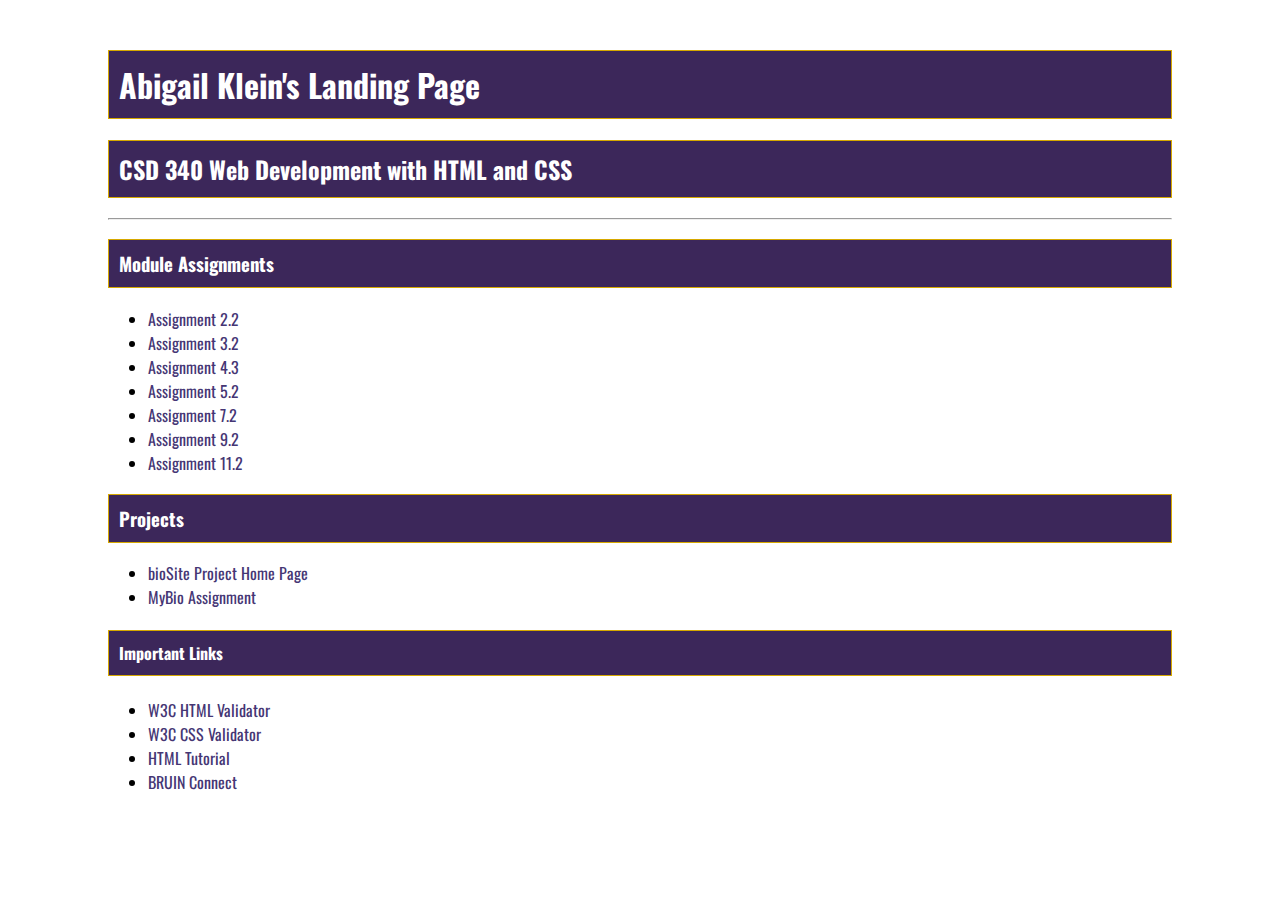
<file: index.html>
<!-- Abigail Klein-->
<!--Module 4.2 Assignment-->
<!--January 20, 2023-->

<!DOCTYPE html>
<html lang="en">
	<head>
		<!--Width = device width with an initial scale of 1.0-->
		<meta name ="viewport" content="width=device-width, initial-scale=1.0">

		<meta charset="UTF-8">

		<!-- CSS Files -->
		<link rel="stylesheet" href="site.css">

    <!--font family links-->
    <link rel="preconnect" href="https://fonts.googleapis.com">
    <link rel="preconnect" href="https://fonts.gstatic.com" crossorigin>
    <link href="https://fonts.googleapis.com/css2?family=Oswald:wght@300;500;700&family=Quattrocento:wght@400;700&display=swap" rel="stylesheet">


		<!-- Title of your web page -->
		<title>Abigail Klein’s CSD 340 Landing Page</title>

	</head>

	<body>
		<div id="container">
      <h1>Abigail Klein's Landing Page</h1>
      <h2>CSD 340 Web Development with HTML and CSS</h2>
      <hr>
      <h3>Module Assignments</h3>

      <ul>
        <li><a href="module-2/Klein_EX1.html" target="_blank">Assignment 2.2</a></li>
        <li><a href="module-3/Klein_EX2.html" target="_blank">Assignment 3.2</a></li>
        <li><a href="module-4/Klein_EX3.html" target="_blank">Assignment 4.3</a></li>
				<li><a href="module-5/Klein_EX4.html" target="_blank">Assignment 5.2</a></li>
				<li><a href="module-7/Klein_Mod7_2.html" target="_blank">Assignment 7.2</a></li>
				<li><a href="module-9/Klein_EX6.html" target="_blank">Assignment 9.2</a></li>
				<li><a href="module-11/Klein-11_2.docx" target="_blank">Assignment 11.2</a></li>

      </ul>

      <h3>Projects</h3>
      <ul>
        <li><a href="bioSiteLand/index.html" target="_blank">bioSite Project Home Page</a></li>
        <li><a href="module-12/Klein_Assignment_12.html" target="_blank">MyBio Assignment</a></li>
      </ul>

      <h4>Important Links</h4>
      <ul>
        <li><a href="https://validator.w3.org/" target="_blank">W3C HTML Validator</a></li>
        <li><a href="http://jigsaw.w3.org/css-validator/" target="_blank">W3C CSS Validator</a></li>
        <li><a href="https://www.w3schools.com/html/" target="_blank">HTML Tutorial</a></li>
        <li><a href="https://bruinconnect.bellevue.edu/" target="_blank">BRUIN Connect</a></li>
      </ul>

		</div>

		<!-- All HTML elements go here -->

	</body>

</html>
</file>
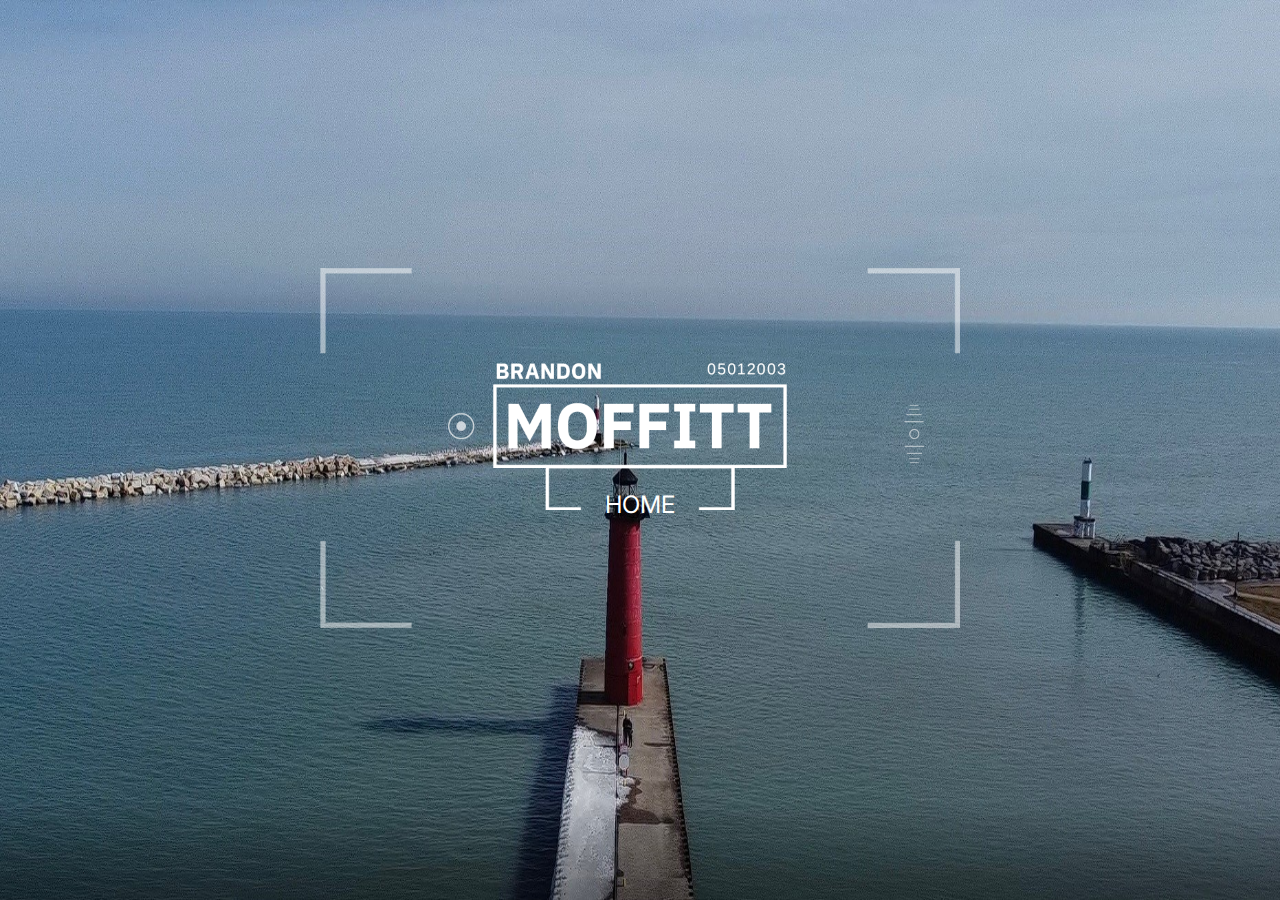
<file: bioSiteLand/index.html>
<!-- Abigail Klein-->
<!--Module 12 Assignment-->
<!--March 3, 2023-->

<!DOCTYPE html>
<html lang="en">
	<head>
		<!--Width = device width with an initial scale of 1.0-->
		<meta name ="viewport" content="width=device-width, initial-scale=1.0">

		<meta charset="UTF-8">

		<!-- CSS Files -->
		<link rel="stylesheet" href="bio_CSS.css">

    <!--font family links-->
    <link rel="preconnect" href="https://fonts.googleapis.com">
    <link rel="preconnect" href="https://fonts.gstatic.com" crossorigin>
    <link href="https://fonts.googleapis.com/css2?family=Arimo:ital,wght@0,400;0,500;0,600;0,700;1,400;1,500;1,600;1,700&family=IBM+Plex+Sans:ital,wght@0,300;0,400;0,500;0,600;0,700;1,300;1,400;1,500;1,600;1,700&family=Inter:wght@300;400;500;600;700&display=swap" rel="stylesheet">


		<!-- Title of your web page -->
		<title>Brandon Moffitt Bio</title>

	</head>

	<body>
		<div class="home-container">
			<img id="background" src="Images/droneshot.jpg" alt="DroneImage">
			<div class="overlay-img">
				<img src="Images/overlay.png" alt="Overlay">
			</div>
			<div class="dropdown">
				<span>HOME</span>
				<div class="drop-content">
					<a href="about.html">ABOUT</a>
					<a href="hobbies.html">HOBBIES</a>
				</div>
			</div>
		</div>

    <!--Holds to top and to bottom buttons-->

		<!-- All HTML elements go here -->

	</body>

</html>
</file>
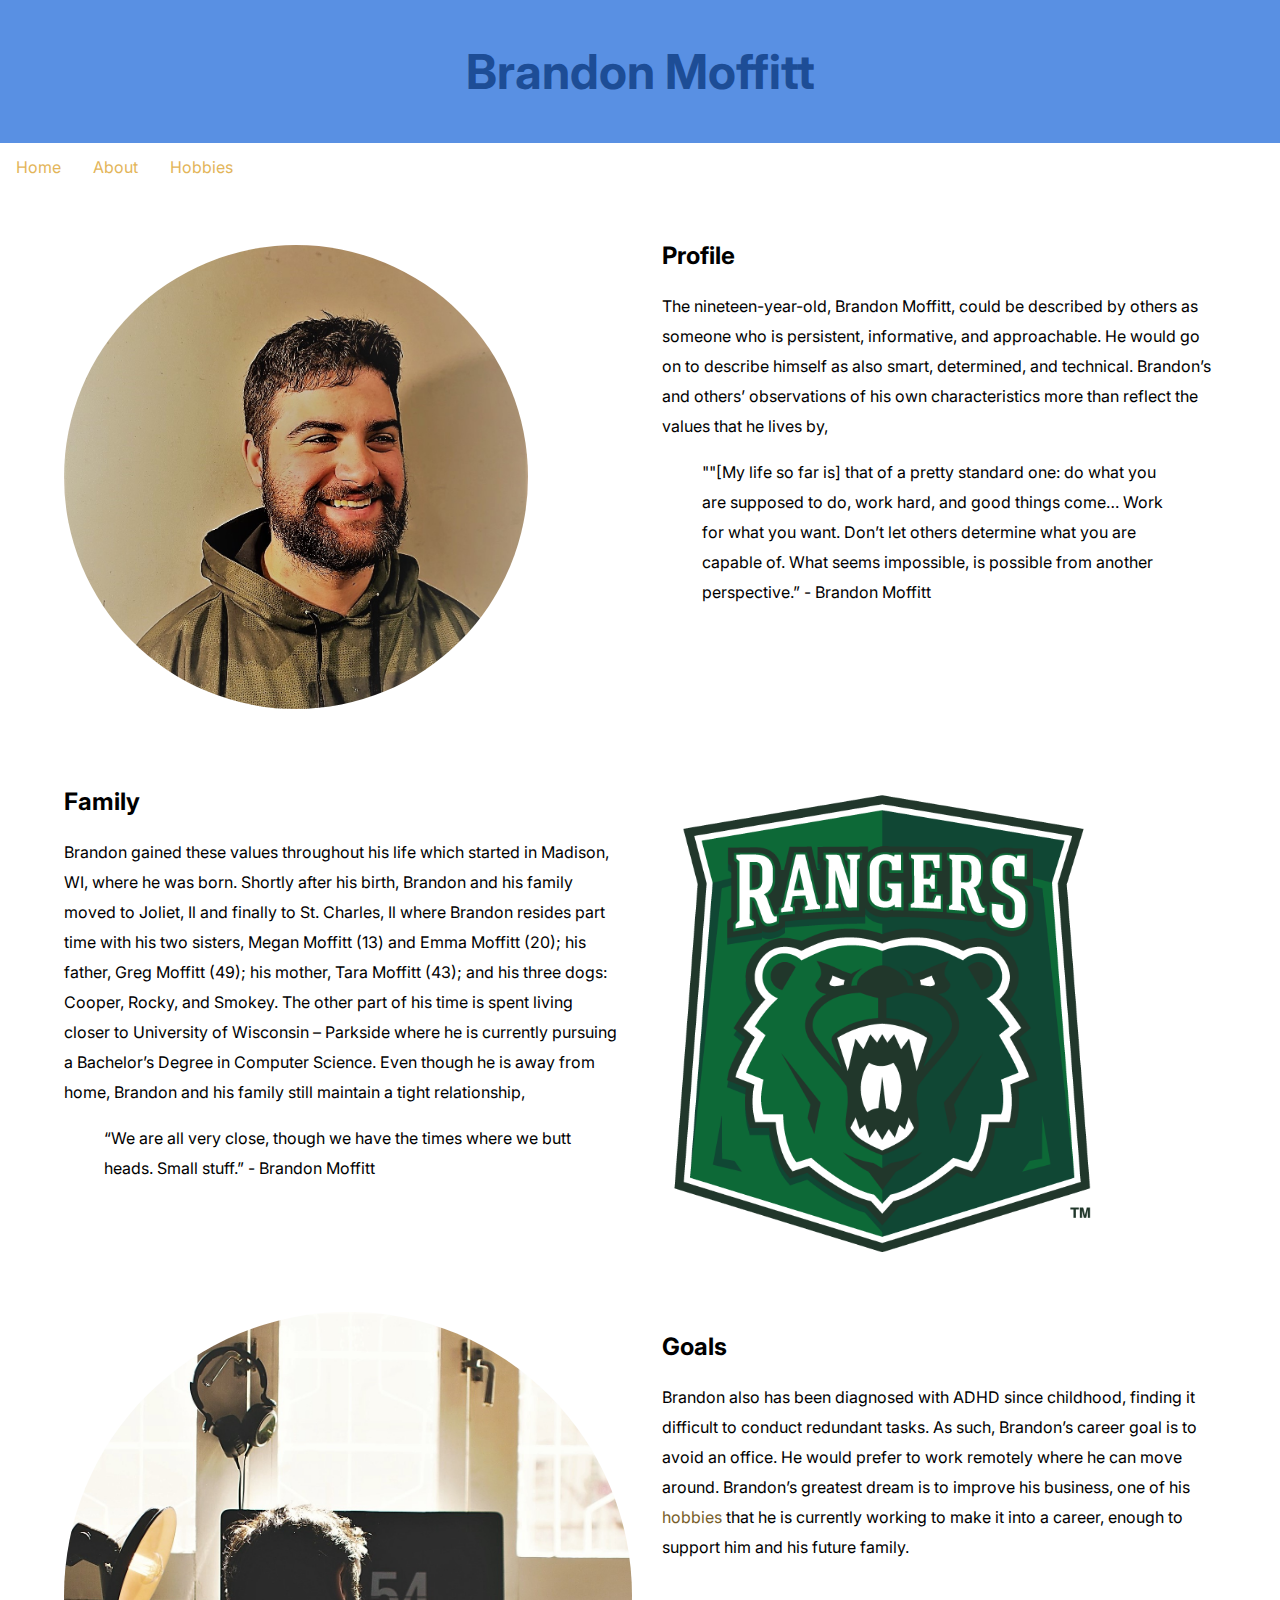
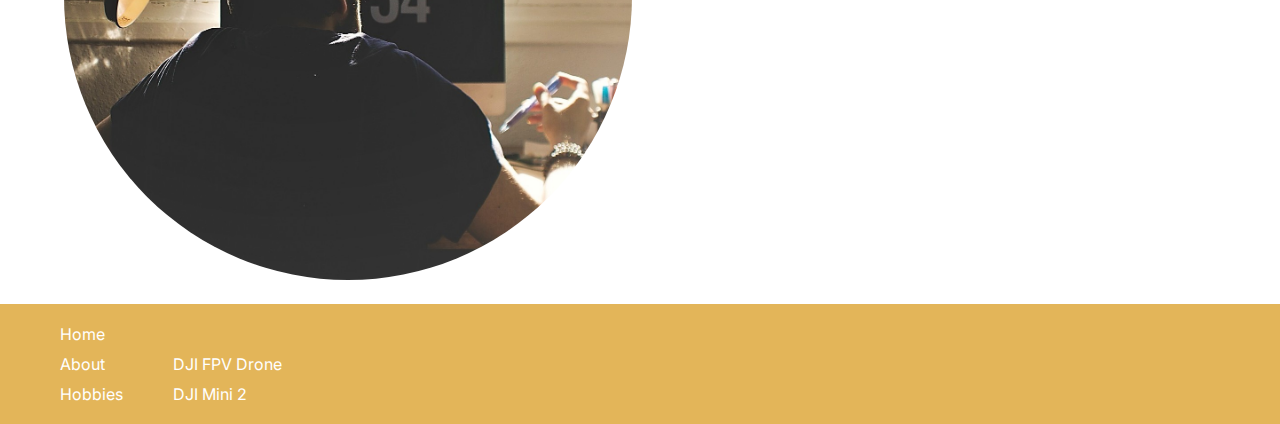
<file: bioSiteLand/about.html>
<!-- Abigail Klein-->
<!--Module 12 Assignment-->
<!--March 3, 2023-->

<!DOCTYPE html>
<html lang="en">
	<head>
		<!--Width = device width with an initial scale of 1.0-->
		<meta name ="viewport" content="width=device-width, initial-scale=1.0">

		<meta charset="UTF-8">

		<!-- CSS Files -->
		<link rel="stylesheet" href="bio_CSS.css">

    <!--font family links-->
    <link rel="preconnect" href="https://fonts.googleapis.com">
    <link rel="preconnect" href="https://fonts.gstatic.com" crossorigin>
    <link href="https://fonts.googleapis.com/css2?family=Arimo:ital,wght@0,400;0,500;0,600;0,700;1,400;1,500;1,600;1,700&family=IBM+Plex+Sans:ital,wght@0,300;0,400;0,500;0,600;0,700;1,300;1,400;1,500;1,600;1,700&family=Inter:wght@300;400;500;600;700&display=swap" rel="stylesheet">


		<!-- Title of your web page -->
		<title>Brandon Moffitt Bio</title>

	</head>

	<body>
    <header>
      <h1>Brandon Moffitt</h1>
    </header>

    <div id="container">
			<div id="navbar">
	      <a href="index.html">Home</a>
	      <a href="about.html">About</a>
	      <a href="hobbies.html">Hobbies</a>
	    </div>
      <!--profile section-->
      <div class="flexi-1">
				<div class="image">
					<img id="profileP" src="Images/ProfilePhoto.jpg" alt="">
				</div>
				<div class="content">
					<h2>Profile</h2>
	        <p>
	          The nineteen-year-old, Brandon Moffitt, could be described
	          by others as someone who is persistent, informative, and
	          approachable. He would go on to describe himself as also smart,
	          determined, and technical. Brandon’s and others’ observations of
	          his own characteristics more than reflect the values that he lives by,
	        </p>
	        <blockquote>
	          ""[My life so far is] that of a pretty standard one: do what
	            you are supposed to do, work hard, and good things come… Work
	            for what you want. Don’t let others determine what you are
	            capable of. What seems impossible, is possible from another
	            perspective.” - Brandon Moffitt
	        </blockquote>
				</div>
      </div>

      <!--family section-->
      <div class="flexi-2">
				<div class="image">
					<img id="UWP" src="Images/UWP.png" alt="">
				</div>
				<div class="content">
					<h2>Family</h2>
	        <p>
	          Brandon gained these values throughout his life which started
	          in Madison, WI, where he was born. Shortly after his birth, Brandon
	          and his family moved to Joliet, Il and finally to St. Charles, Il
	          where Brandon resides part time with his two sisters, Megan Moffitt
	          (13) and Emma Moffitt (20); his father, Greg Moffitt (49); his mother,
	          Tara Moffitt (43); and his three dogs: Cooper, Rocky, and Smokey.
	          The other part of his time is spent living closer to University of
	          Wisconsin – Parkside where he is currently pursuing a Bachelor’s
	          Degree in Computer Science. Even though he is away from home, Brandon
	          and his family still maintain a tight relationship,
	        </p>
	        <blockquote>
	          “We are all very close, though we have the times where we butt
	          heads. Small stuff.” - Brandon Moffitt
	        </blockquote>
				</div>
      </div>

      <!--goal section-->
      <div class="flexi-3">
				<div class="image">
					<img id="work" src="Images/work.jpg" alt="">
				</div>
				<div class="content">
					<h2>Goals</h2>
	        <p>
	          Brandon also has been diagnosed with ADHD since childhood, finding
	          it difficult to conduct redundant tasks. As such, Brandon’s career
	          goal is to avoid an office. He would prefer to work remotely where
	          he can move around. Brandon’s greatest dream is to improve his
	          business, one of his <a id="inLink" href="Hobbies.html">hobbies</a>
	          that he is currently working to make it into a career, enough to
	          support him and his future family.
	        </p>
				</div>
      </div>
    </div>

    <!--Holds to top and to bottom buttons-->
    <div>
      <a href="#navbar"> </a>
      <br>
      <a href="..//index.html"> </a>
    </div>

		<!--Footer-->
		<footer>
			<div class="grid">
				<div class="grid-item">
					<a href="index.html">Home</a>
				</div>
				<div class="grid-item">

				</div>
				<div class="grid-item">
					<a href="About.html">About</a>
				</div>
				<div class="grid-item">
					<a target="_blank" href="https://www.dji.com/fpv">DJI FPV Drone</a>
				</div>
				<div class="grid-item">
					<a href="Hobbies.html">Hobbies</a>
				</div>
				<div class="grid-item">
					<a target="_blank" href="https://www.dji.com/mini-2?site=brandsite&from=nav">DJI Mini 2</a>
				</div>
			</div>
		</footer>

	</body>

</html>
</file>
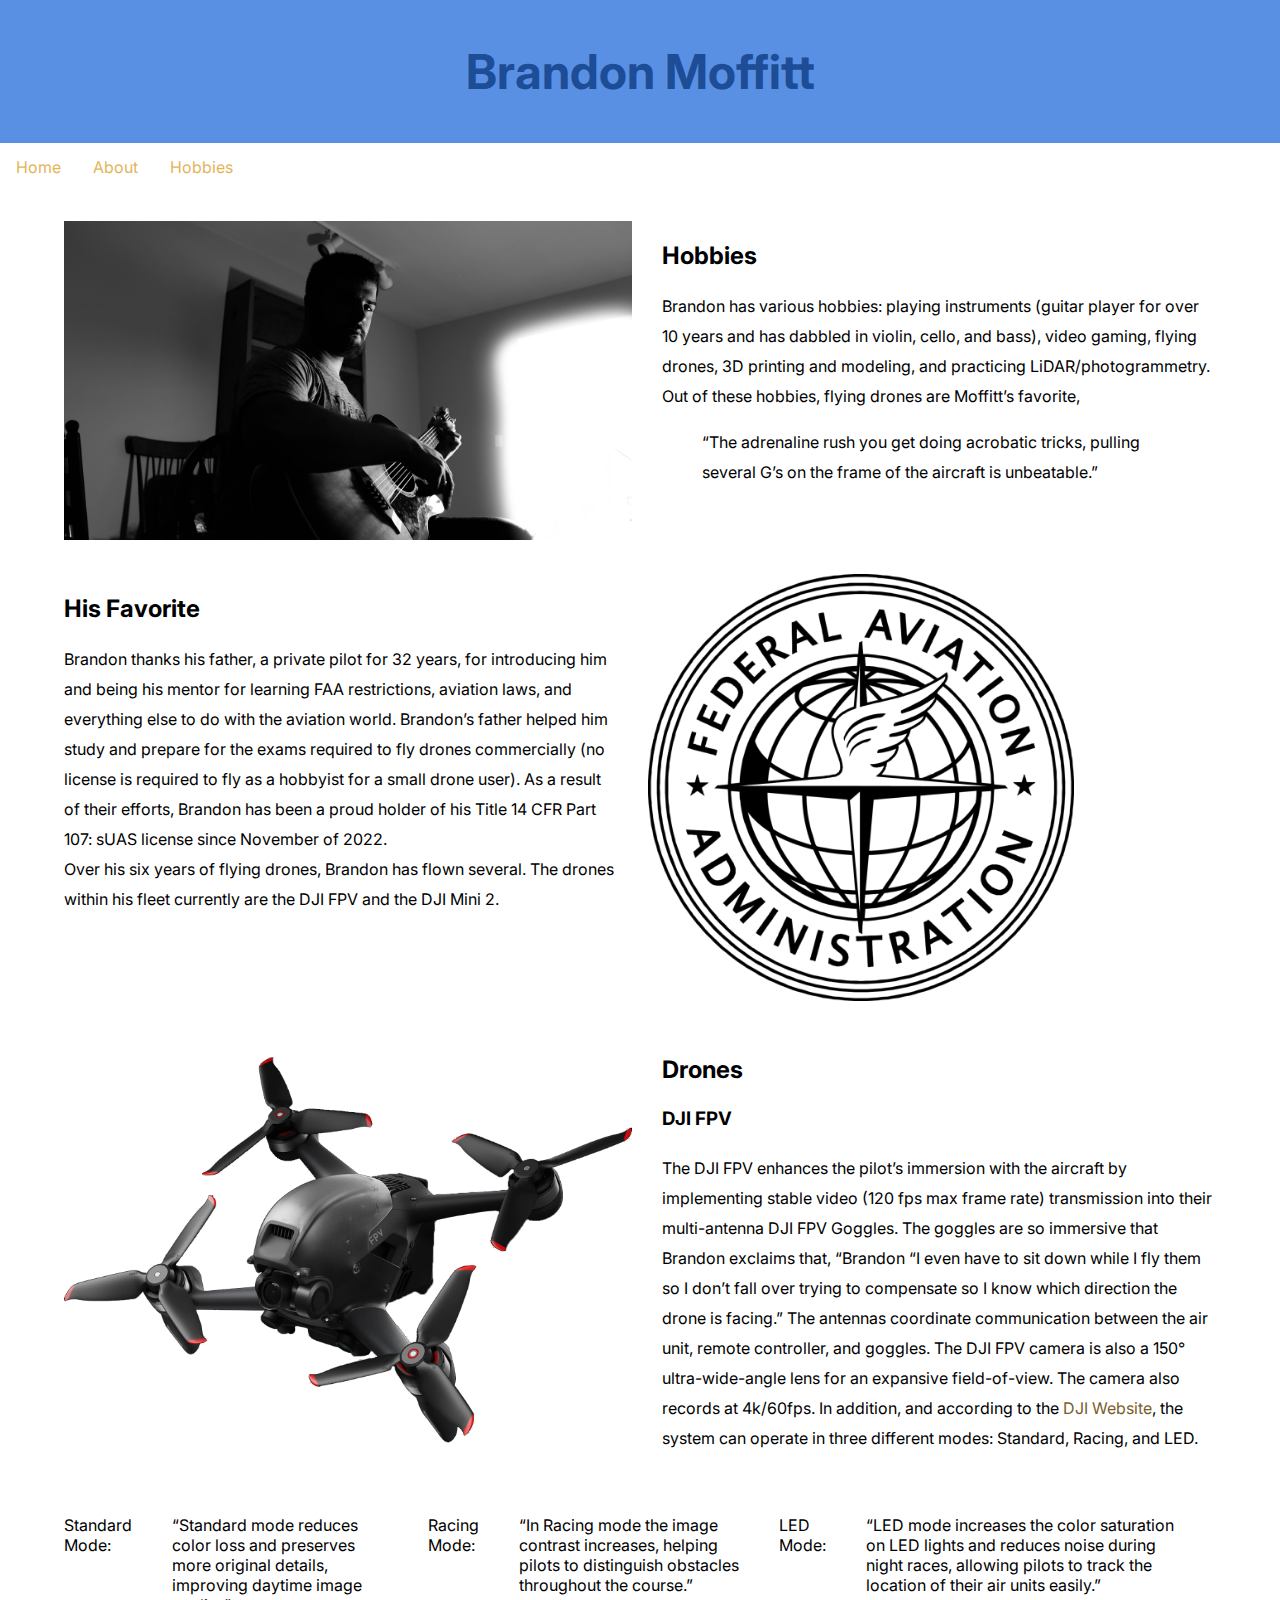
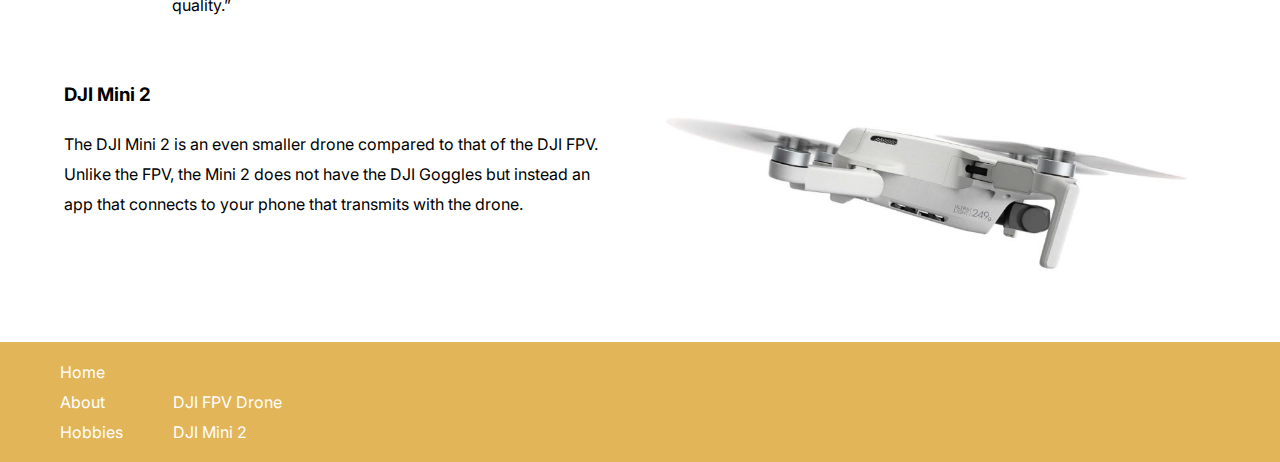
<file: bioSiteLand/hobbies.html>
<!-- Abigail Klein-->
<!--Module 12 Assignment-->
<!--March 3, 2023-->

<!DOCTYPE html>
<html lang="en">
	<head>
		<!--Width = device width with an initial scale of 1.0-->
		<meta name ="viewport" content="width=device-width, initial-scale=1.0">

		<meta charset="UTF-8">

		<!-- CSS Files -->
		<link rel="stylesheet" href="bio_CSS.css">

    <!--font family links-->
    <link rel="preconnect" href="https://fonts.googleapis.com">
    <link rel="preconnect" href="https://fonts.gstatic.com" crossorigin>
    <link href="https://fonts.googleapis.com/css2?family=Arimo:ital,wght@0,400;0,500;0,600;0,700;1,400;1,500;1,600;1,700&family=IBM+Plex+Sans:ital,wght@0,300;0,400;0,500;0,600;0,700;1,300;1,400;1,500;1,600;1,700&family=Inter:wght@300;400;500;600;700&display=swap" rel="stylesheet">


		<!-- Title of your web page -->
		<title>Brandon Moffitt Bio</title>

	</head>

	<body>
    <header>
      <h1>Brandon Moffitt</h1>
    </header>
    <div id="container">
			<div id="navbar">
				<a href="index.html">Home</a>
				<a href="about.html">About</a>
				<a href="hobbies.html">Hobbies</a>
			</div>
      <!--hobbies-->
      <div class="flexi-1">
				<div class="image">
					<img id="guitar" src="Images/guitar.jpg" alt="">
				</div>
				<div class="content">
					<h2>Hobbies</h2>
		       <p>
		          Brandon has various hobbies: playing instruments (guitar player for
		          over 10 years and has dabbled in violin, cello, and bass), video
		          gaming, flying drones, 3D printing and modeling, and practicing
		          LiDAR/photogrammetry. Out of these hobbies, flying drones are
		          Moffitt’s favorite,
		       </p>
		       <blockquote>
		          “The adrenaline rush you get doing acrobatic
		          tricks, pulling several G’s on the frame of the aircraft is unbeatable.”
		       </blockquote>
				</div>
      </div>

      <!--favorite-->
      <div class="flexi-2">
				<div class="image">
					<img id="FAA" src="Images/FAA.png" alt="">
				</div>
				<div class="content">
					<h2>His Favorite</h2>
	        <p>
	          Brandon thanks his father, a private pilot for 32 years, for
	          introducing him and being his mentor for learning FAA restrictions,
	          aviation laws, and everything else to do with the aviation world.
	          Brandon’s father helped him study and prepare for the exams required
	          to fly drones commercially (no license is required to fly as a
	          hobbyist for a small drone user). As a result of their efforts,
	          Brandon has been a proud holder of his Title 14 CFR Part 107:
	          sUAS license since November of 2022.
	          <br>
	          Over his six years of flying drones, Brandon has flown several.
	          The drones within his fleet currently are the DJI FPV and the
	          DJI Mini 2.
	        </p>
				</div>
      </div>

      <!--drone-->
      <div class="flexi-3">
				<div class="image">
					<img id="FPV" src="Images/FPV.png" alt="">
				</div>
				<div class="content">
					<h2>Drones</h2>
	        <h3>DJI FPV</h3>
	        <p>
	          The DJI FPV enhances the pilot’s immersion with the aircraft by
	          implementing stable video (120 fps max frame rate) transmission
	          into their multi-antenna DJI FPV Goggles. The goggles are so
	          immersive that Brandon exclaims that, “Brandon “I even have to sit
	          down while I fly them so I don’t fall over trying to compensate so I
	          know which direction the drone is facing.” The antennas coordinate
	          communication between the air unit, remote controller, and goggles.
	          The DJI FPV camera is also a 150° ultra-wide-angle lens for an
	          expansive field-of-view. The camera also records at 4k/60fps.
	          In addition, and according to the
						<a target="_blank" href="https://www.dji.com/fpv">DJI Website</a>,
						the system can operate in three different modes:
	          Standard, Racing, and LED.
	          <br>
	       </div>
      </div>

			<div class="flexi-4">
					<p>Standard Mode:</p>
					<blockquote cite="https://www.dji.com/fpv#:~:text=The%20DJI%20FPV%20Goggles%20are%20light%2C%20comfortable%2C%20and,an%20engaging%20FPV%20flying%20experience%20for%20the%20user">
						“Standard mode reduces color loss and preserves more
						original details, improving daytime image quality.”
					</blockquote>
					<br>
					<p>Racing Mode:</p>
					<blockquote cite="https://www.dji.com/fpv#:~:text=The%20DJI%20FPV%20Goggles%20are%20light%2C%20comfortable%2C%20and,an%20engaging%20FPV%20flying%20experience%20for%20the%20user">
						“In Racing mode the image contrast increases, helping
						pilots to distinguish obstacles throughout the course.”
					</blockquote>
					<br>
					<p>LED Mode:</p>
					<blockquote cite="https://www.dji.com/fpv#:~:text=The%20DJI%20FPV%20Goggles%20are%20light%2C%20comfortable%2C%20and,an%20engaging%20FPV%20flying%20experience%20for%20the%20user">
						“LED mode increases the color saturation on LED lights and
						reduces noise during night races, allowing pilots to track the location
						of their air units easily.”
					</blockquote>
			</div>


			<div class="flexi-5">
				<div class="image">
					<img id="mini" src="Images/DJIMiniTwo.JPG" alt="">
				</div>
				<div class="content">
					 <!--DJI Mini 2-->
					 <h3>DJI Mini 2</h3>
					 <p>
						 The DJI Mini 2 is an even smaller drone compared to that of the
						 DJI FPV. Unlike the FPV, the Mini 2 does not have the DJI Goggles
						 but instead an app that connects to your phone that transmits with
						 the drone.
					 </p>
			 </div>
			</div>
    </div>

    <!--Holds to top and to bottom buttons-->
    <div>
      <a href="#navbar"> </a>
      <br>
      <a href="..//index.html"> </a>
    </div>

		<!--Footer-->
		<footer>
			<div class="grid">
				<div class="grid-item">
					<a href="index.html">Home</a>
				</div>
				<div class="grid-item">

				</div>
				<div class="grid-item">
					<a href="About.html">About</a>
				</div>
				<div class="grid-item">
					<a target="_blank" href="https://www.dji.com/fpv">DJI FPV Drone</a>
				</div>
				<div class="grid-item">
					<a href="Hobbies.html">Hobbies</a>
				</div>
				<div class="grid-item">
					<a target="_blank" href="https://www.dji.com/mini-2?site=brandsite&from=nav">DJI Mini 2</a>
				</div>
			</div>
		</footer>

	</body>

</html>
</file>
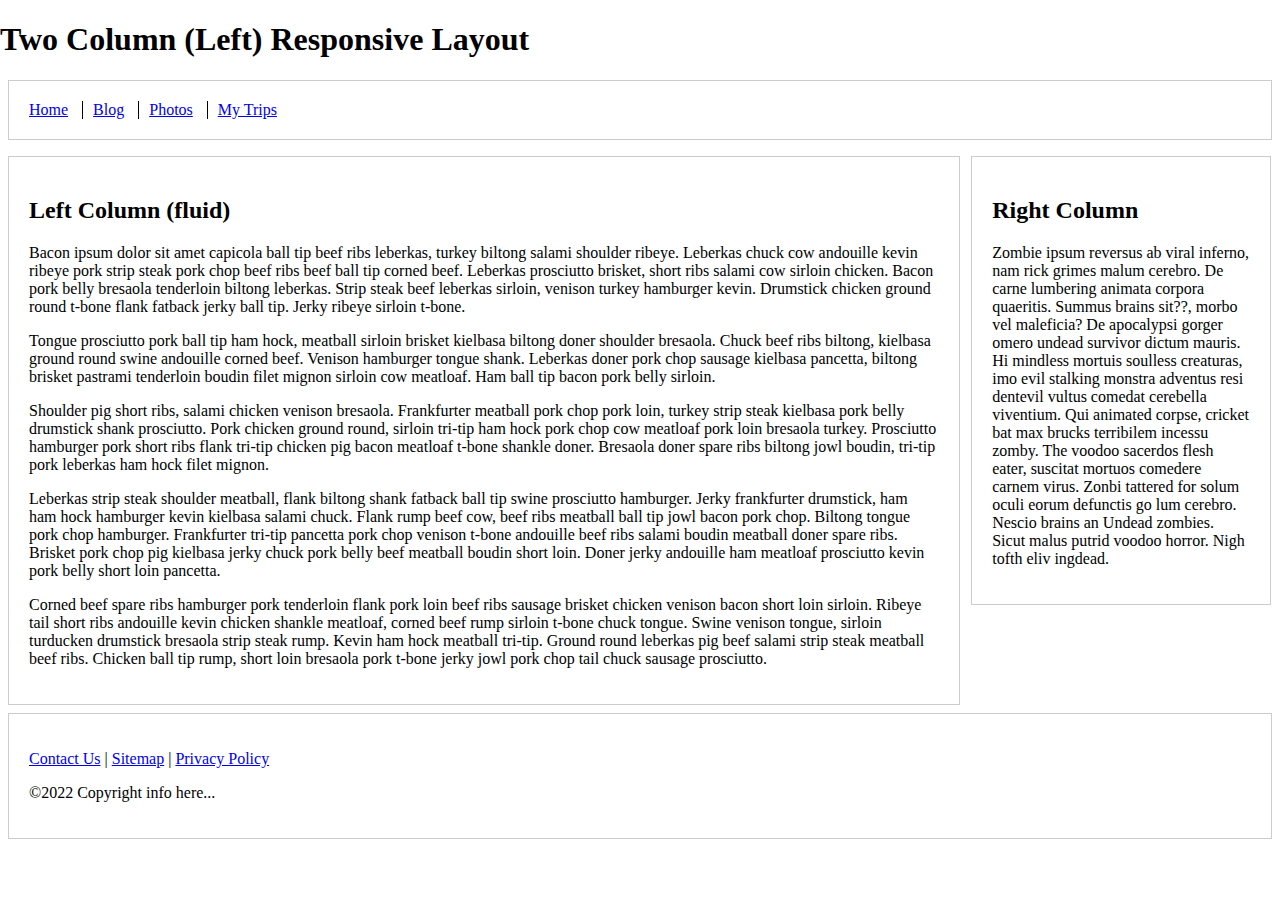
<file: module-11/assignment_11_2.html>
<!doctype html>
<html lang="en">
<head>
    <meta charset="utf-8">
    <meta name="viewport" content="width=device-width, initial-scale=1">

    <title>Exercise 11.2</title>

    <style type="text/css">
        html {
            box-sizing: border-box;
        }

        *, *:before, *:after {
            box-sizing: inherit;
        }

        body {
            margin: 0 auto;
        }

        footer, header {
            position: relative;
            clear: both;
        }

        .left-column, .right-column, footer, header {
            border: 1px solid #ccc;
            padding: 1.25em;
            margin: .5em;
        }

        .nav {
            list-style: none;
            margin-left: 0;
            margin-bottom: 0;
            padding-left: 0;
        }

        .nav > li,
        .nav > li > a {
            display: inline-block;
            *display: inline;
            zoom: 1;
        }

        .inline-items {
            margin-top: 0;
        }

        .inline-items li {
            margin-left: 0;
            border-left: 1px solid black;
            padding-left: 10px;
            padding-right: 10px;
        }

        .inline-items li:first-child {
            margin-left: 0;
            border: none;
            padding-left: 0;
            padding-right: 10px;
        }

        .inline-items li:last-child {
            padding-right: 0;
        }

        /* Media queries */
        @media screen and (min-width: 47.5em) {
            .columns-container {
                float: left;
            }

            .left-column {
                margin-right: 20em;
                float: left;
            }

            .right-column {
                width: 18.75em;
                margin-left: -19.3em;
                float: left;
            }
        }
    </style>
</head>

<body>
    <h1>Two Column (Left) Responsive Layout</h1>
    
    <header>
        <nav>
            <ul class="nav inline-items">
                <li><a href="#">Home</a></li>
                <li><a href="#">Blog</a></li>
                <li><a href="#">Photos</a></li>
                <li><a href="#">My Trips</a></li>
            </ul>
        </nav>
    </header>

    <div class="columns-container">

        <div class="left-column">
            <h2>Left Column (fluid)</h2>

            <p>Bacon ipsum dolor sit amet capicola ball tip beef ribs leberkas, turkey biltong salami shoulder ribeye. Leberkas
                chuck cow andouille kevin ribeye pork strip steak pork chop beef ribs beef ball tip corned beef. Leberkas
                prosciutto brisket, short ribs salami cow sirloin chicken. Bacon pork belly bresaola tenderloin biltong leberkas.
                Strip steak beef leberkas sirloin, venison turkey hamburger kevin. Drumstick chicken ground round t-bone flank
                fatback jerky ball tip. Jerky ribeye sirloin t-bone.</p>

            <p>Tongue prosciutto pork ball tip ham hock, meatball sirloin brisket kielbasa biltong doner shoulder bresaola.
                Chuck beef ribs biltong, kielbasa ground round swine andouille corned beef. Venison hamburger tongue shank.
                Leberkas doner pork chop sausage kielbasa pancetta, biltong brisket pastrami tenderloin boudin filet mignon
                sirloin cow meatloaf. Ham ball tip bacon pork belly sirloin.</p>

            <p>Shoulder pig short ribs, salami chicken venison bresaola. Frankfurter meatball pork chop pork loin, turkey strip
                steak kielbasa pork belly drumstick shank prosciutto. Pork chicken ground round, sirloin tri-tip ham hock pork
                chop cow meatloaf pork loin bresaola turkey. Prosciutto hamburger pork short ribs flank tri-tip chicken pig bacon
                meatloaf t-bone shankle doner. Bresaola doner spare ribs biltong jowl boudin, tri-tip pork leberkas ham hock filet
                mignon.</p>

            <p>Leberkas strip steak shoulder meatball, flank biltong shank fatback ball tip swine prosciutto hamburger. Jerky
                frankfurter drumstick, ham ham hock hamburger kevin kielbasa salami chuck. Flank rump beef cow, beef ribs meatball
                ball tip jowl bacon pork chop. Biltong tongue pork chop hamburger. Frankfurter tri-tip pancetta pork chop venison
                t-bone andouille beef ribs salami boudin meatball doner spare ribs. Brisket pork chop pig kielbasa jerky chuck
                pork belly beef meatball boudin short loin. Doner jerky andouille ham meatloaf prosciutto kevin pork belly short
                loin pancetta.</p>

            <p>Corned beef spare ribs hamburger pork tenderloin flank pork loin beef ribs sausage brisket chicken venison bacon
                short loin sirloin. Ribeye tail short ribs andouille kevin chicken shankle meatloaf, corned beef rump sirloin
                t-bone chuck tongue. Swine venison tongue, sirloin turducken drumstick bresaola strip steak rump. Kevin ham hock
                meatball tri-tip. Ground round leberkas pig beef salami strip steak meatball beef ribs. Chicken ball tip rump,
                short loin bresaola pork t-bone jerky jowl pork chop tail chuck sausage prosciutto.</p>
        </div>

        <div class="right-column">
            <h2>Right Column</h2>

            <p>Zombie ipsum reversus ab viral inferno, nam rick grimes malum cerebro. De carne lumbering animata corpora
                quaeritis. Summus brains sit??, morbo vel maleficia? De apocalypsi gorger omero undead survivor dictum mauris. Hi
                mindless mortuis soulless creaturas, imo evil stalking monstra adventus resi dentevil vultus comedat cerebella
                viventium. Qui animated corpse, cricket bat max brucks terribilem incessu zomby. The voodoo sacerdos flesh eater,
                suscitat mortuos comedere carnem virus. Zonbi tattered for solum oculi eorum defunctis go lum cerebro. Nescio
                brains an Undead zombies. Sicut malus putrid voodoo horror. Nigh tofth eliv ingdead.</p>
        </div>

    </div>

    <footer>
        <p><a href="#">Contact Us</a> | <a href="#">Sitemap</a> | <a href="#">Privacy Policy</a></p>
        <p>&copy;2022 Copyright info here...</p>
    </footer>
</body>
</html>
</file>
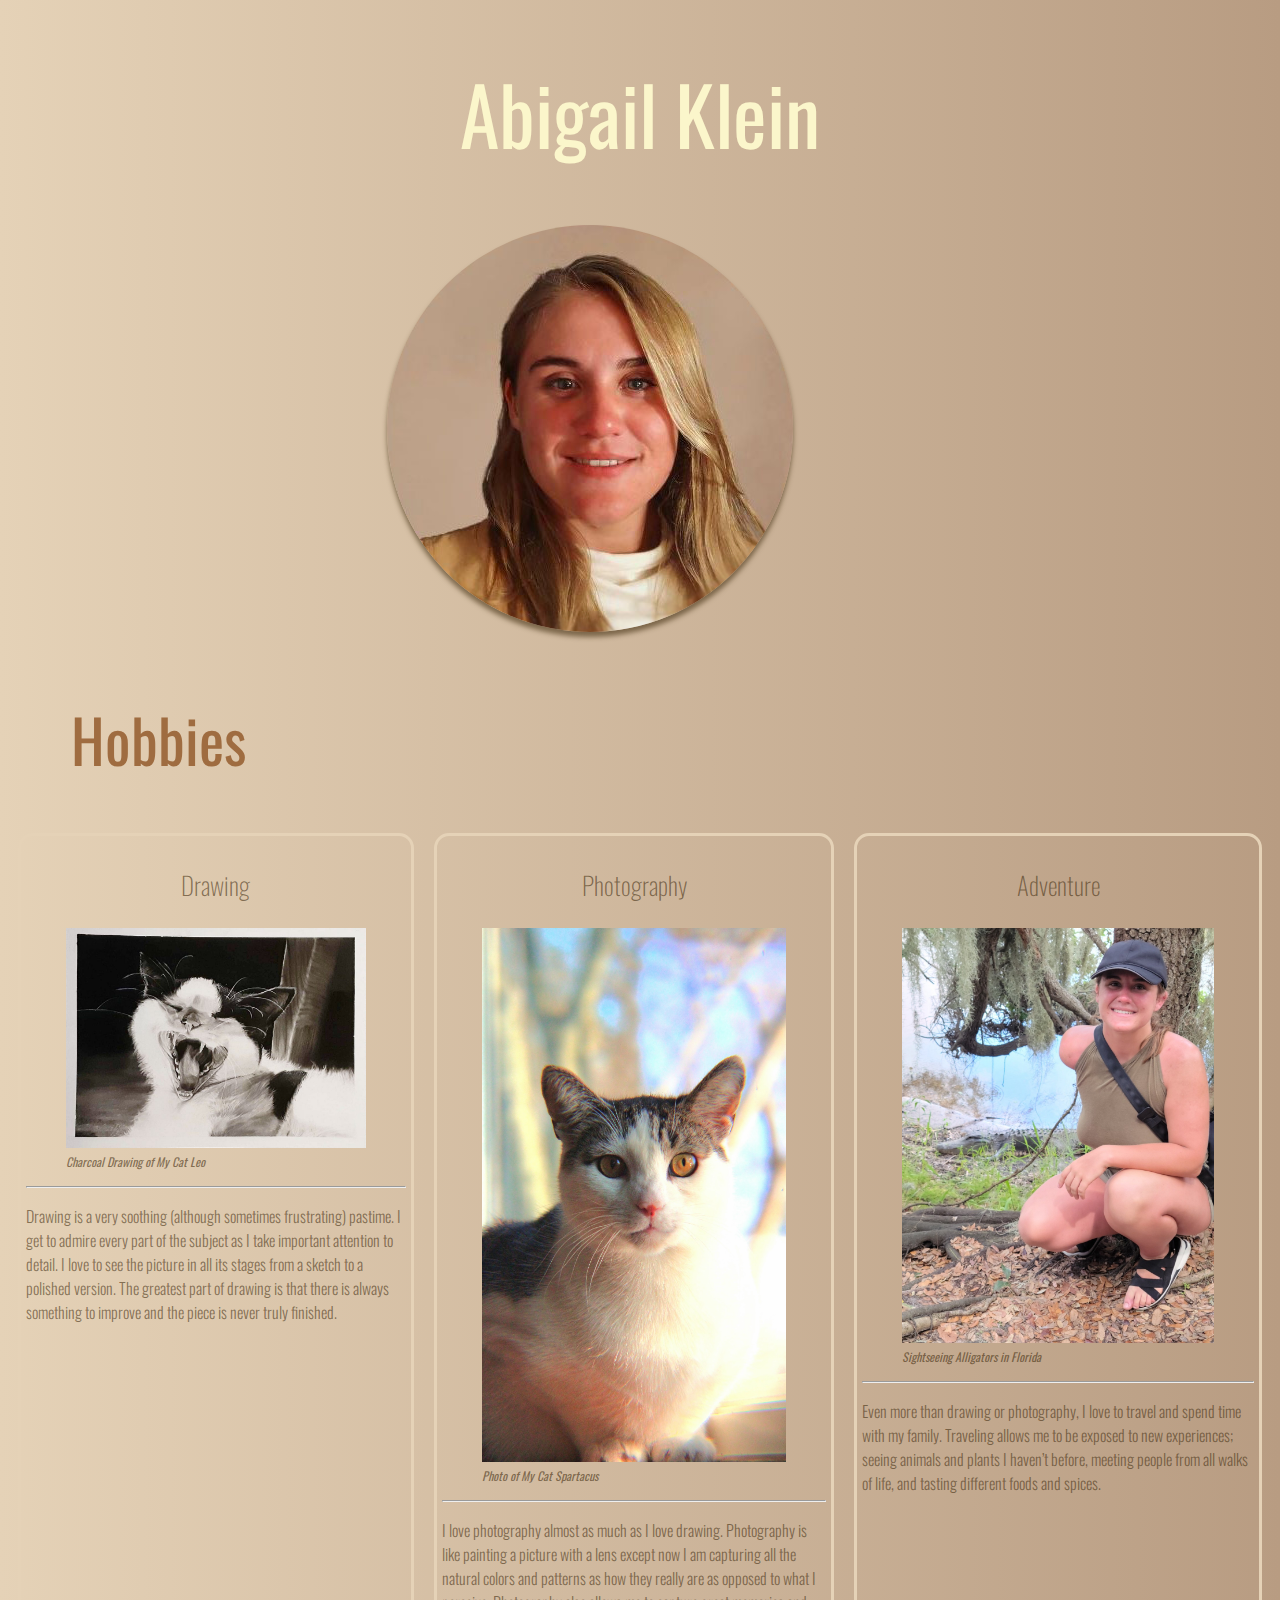
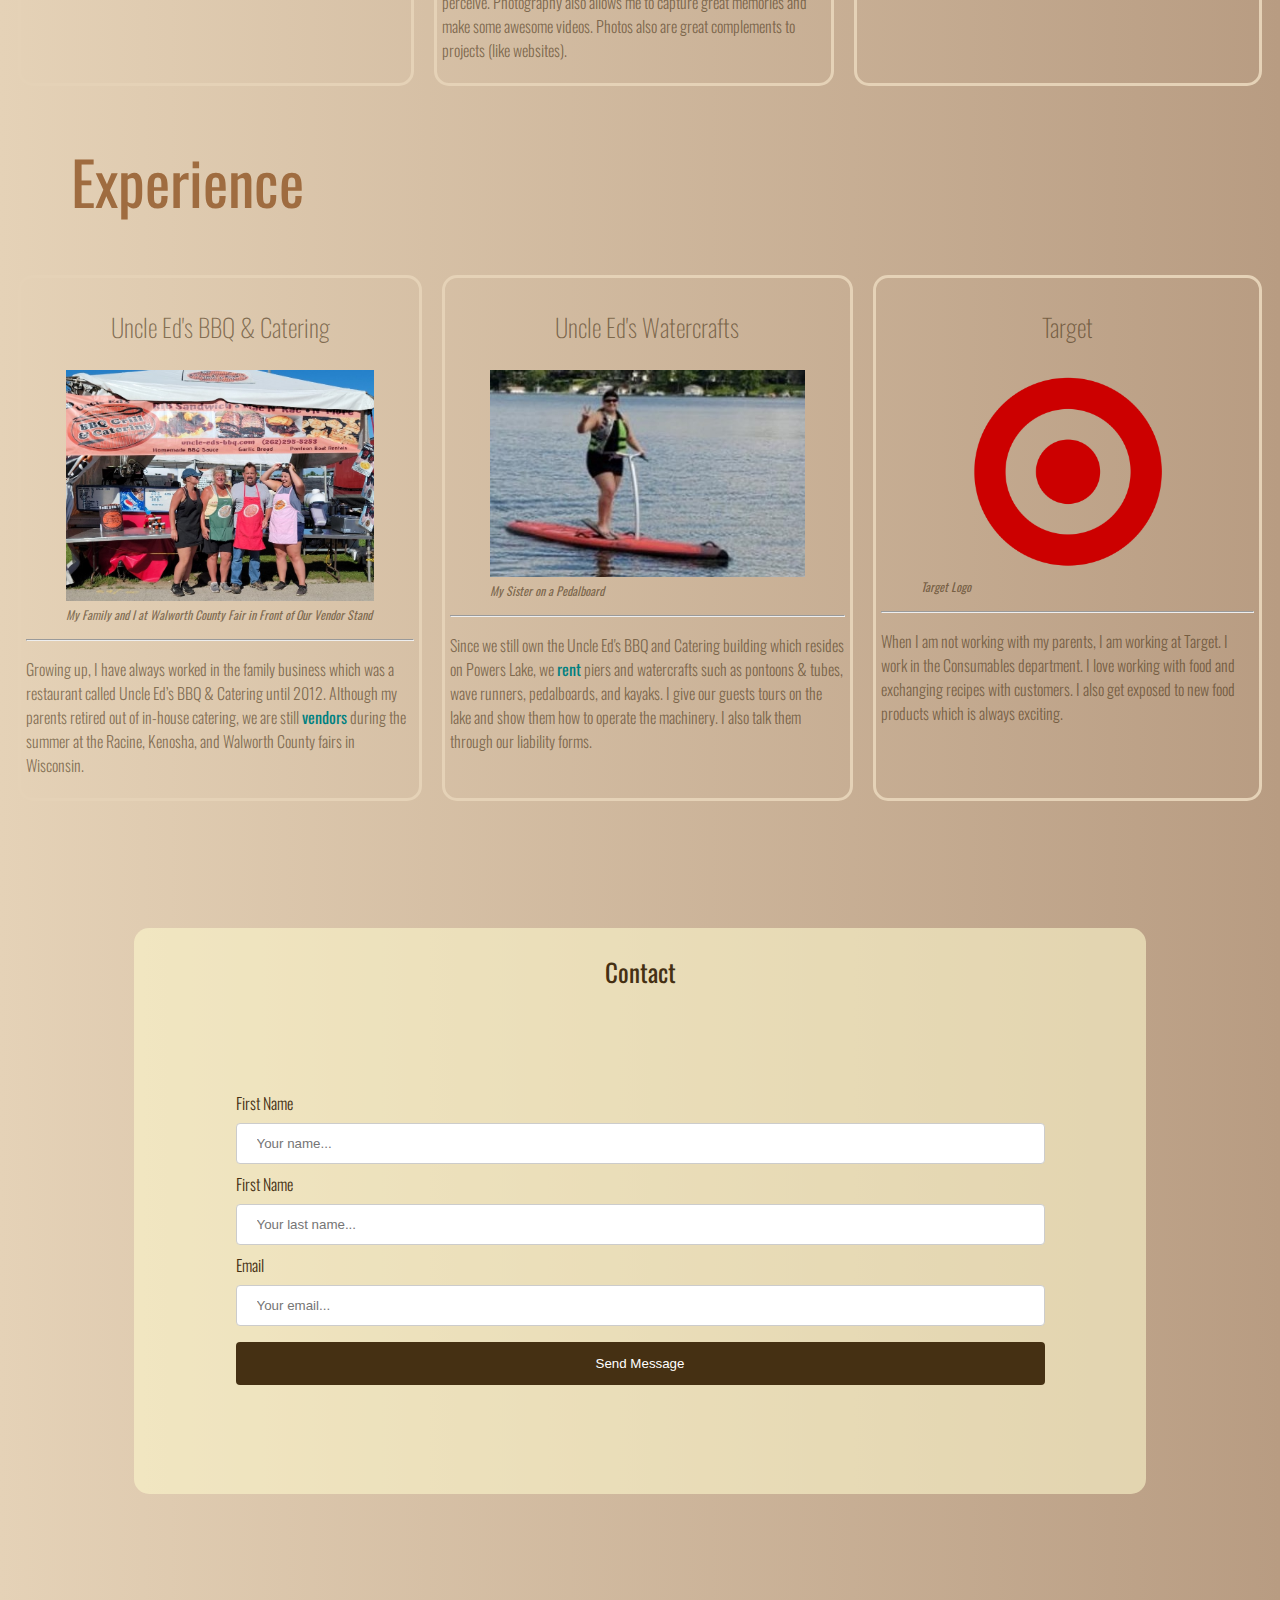
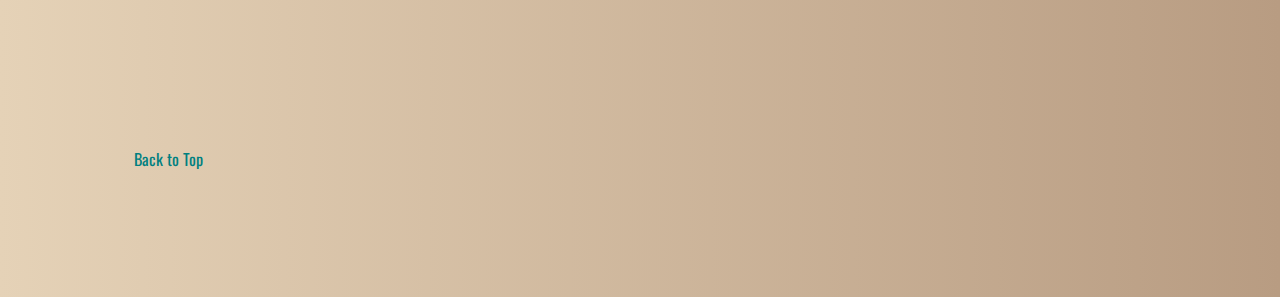
<file: module-12/Klein_Assignment_12.html>
<!-- Abigail Klein-->
<!--Module 12 Assignment MyBio-->
<!--March 4, 2023-->

<!DOCTYPE html>
<html lang="en">
	<head>
		<!--Width = device width with an initial scale of 1.0-->
		<meta name ="viewport" content="width=device-width, initial-scale=1.0">

		<meta charset="UTF-8">

		<!-- CSS Files -->
		<link rel="stylesheet" href="Klein_Assignment_12.css">

    <!--font family links-->
    <link rel="preconnect" href="https://fonts.googleapis.com">
    <link rel="preconnect" href="https://fonts.gstatic.com" crossorigin>
    <link href="https://fonts.googleapis.com/css2?family=Oswald:wght@300;500;700&family=Quattrocento:wght@400;700&display=swap" rel="stylesheet">


		<!-- Title of your web page -->
		<title>CSD 340 Web Development with HTML and CSS</title>

	</head>

	<body>
		<div id="container">
			<!--Name and Profile Image-->
			<header class="profile">
				<h1 id="top">Abigail Klein</h1>
				<img id="profPic" src="images/Profile2.png" alt="">
			</header>

			<!-- Hobbies Section -->
			<div class="section">
				<div class="sectionHead">
					<h2>Hobbies</h2>
				</div>
				<div id="hobbies">
					<!--Hobby 1 card-->
					<div class="card">
						<h3>Drawing</h3>
						<figure>
							<img src="images/drawingLeo.jpg" alt="Cat Photo">
							<figcaption>Charcoal Drawing of My Cat Leo</figcaption>
						</figure>
						<hr>
						<p>Drawing is a very soothing (although sometimes frustrating) pastime.
						I get to admire every part of the subject as I take important attention
						to detail. I love to see the picture in all its stages from a sketch to a polished version.
						The greatest part of drawing is that there is always something to improve and the piece is never
						truly finished.</p>
					</div>
					<!--Hobby 2 card-->
					<div class="card">
						<h3>Photography</h3>
						<figure>
							<img src="images/Spartacus.jpg" alt="Cat Photo">
							<figcaption>Photo of My Cat Spartacus</figcaption>
						</figure>
						<hr>
						<p>I love photography almost as much as I love drawing.
							Photography is like painting a picture with a lens
							except now I am capturing all the natural colors and patterns
							as how they really are as opposed to what I perceive. Photography
							also allows me to capture great memories and make some awesome videos.
							Photos also are great complements to projects (like websites).</p>
					</div>
					<!--Hobby 3 card-->
					<div class="card">
						<h3>Adventure</h3>
						<figure>
							<img src="images/adventure.jpg" alt="Vacation Photo">
							<figcaption>Sightseeing Alligators in Florida</figcaption>
						</figure>
						<hr>
						<p>Even more than drawing or photography, I love to travel and
							spend time with my family. Traveling allows me to be exposed to
							new experiences; seeing animals and plants I haven’t before,
							meeting people from all walks of life, and tasting different
							foods and spices.</p>
					</div>
	      </div>
			<!-- Experience Section -->
				<div class="sectionHead">
					<h2>Experience</h2>
				</div>
				<div id="experiences">
					<!--Experience 1 card-->
					<div class="card">
						<h3>Uncle Ed's BBQ & Catering</h3>
						<figure>
							<img src="images/Family.jpg" alt="Family Photo">
							<figcaption>My Family and I at Walworth County Fair in Front of Our Vendor Stand</figcaption>
						</figure>
						<hr>
						<p>Growing up, I have always worked in the family business which was
							a restaurant called Uncle Ed’s BBQ & Catering until 2012.
							Although my parents retired out of in-house catering, we are
							still <a href="http://www.uncle-eds-bbq.com/">vendors</a> during the summer at the Racine, Kenosha, and
							Walworth County fairs in Wisconsin.</p>
					</div>
					<!--Experience 2 card-->
					<div class="card">
						<h3>Uncle Ed's Watercrafts</h3>
						<figure>
							<img src="images/pedalboard.png" alt="Pedalboard Photo">
							<figcaption>My Sister on a Pedalboard</figcaption>
						</figure>
						<hr>
						<p>Since we still own the Uncle Ed's BBQ and Catering building
							which resides on Powers Lake, we <a href="http://www.uncle-eds-bbq.com/">rent</a>
							piers and watercrafts
							such as pontoons & tubes, wave runners, pedalboards, and kayaks.
							I give our guests tours on the lake and show them how to operate
							the machinery. I also talk them through our liability forms.</p>
					</div>
					<!--Experience 3 card-->
					<div class="card">
						<h3>Target</h3>
						<figure>
							<img src="images/TargetLogo.png" alt="Target Logo">
							<figcaption>Target Logo</figcaption>
						</figure>
						<hr>
						<p>When I am not working with my parents, I am working at Target.
							I work in the Consumables department. I love working with food
							and exchanging recipes with customers. I also get exposed to new
							food products which is always exciting.</p>
					</div>
				</div>

				<!--Contact Form-->
				<div class="contact">
					<h3>Contact</h3>
					<form action="index.html" method="post">
						<label for="fname">First Name</label>
						<input type="text" id="fname" name="firstname" placeholder="Your name...">

						<label for="lname">First Name</label>
						<input type="text" id="lname" name="lastname" placeholder="Your last name...">

						<label for="mail">Email</label>
						<input type="text" id="mail" name="email" placeholder="Your email...">

						<input type="submit" value="Send Message">
					</form>
				</div>
			</div>

			<!-- Contact Section -->

			<!-- Back to Top -->
			<div class="toTopLink">
				<a href="#top">Back to Top</a>
			</div>
		</div>

		<!-- All HTML elements go here -->

	</body>

</html>
</file>
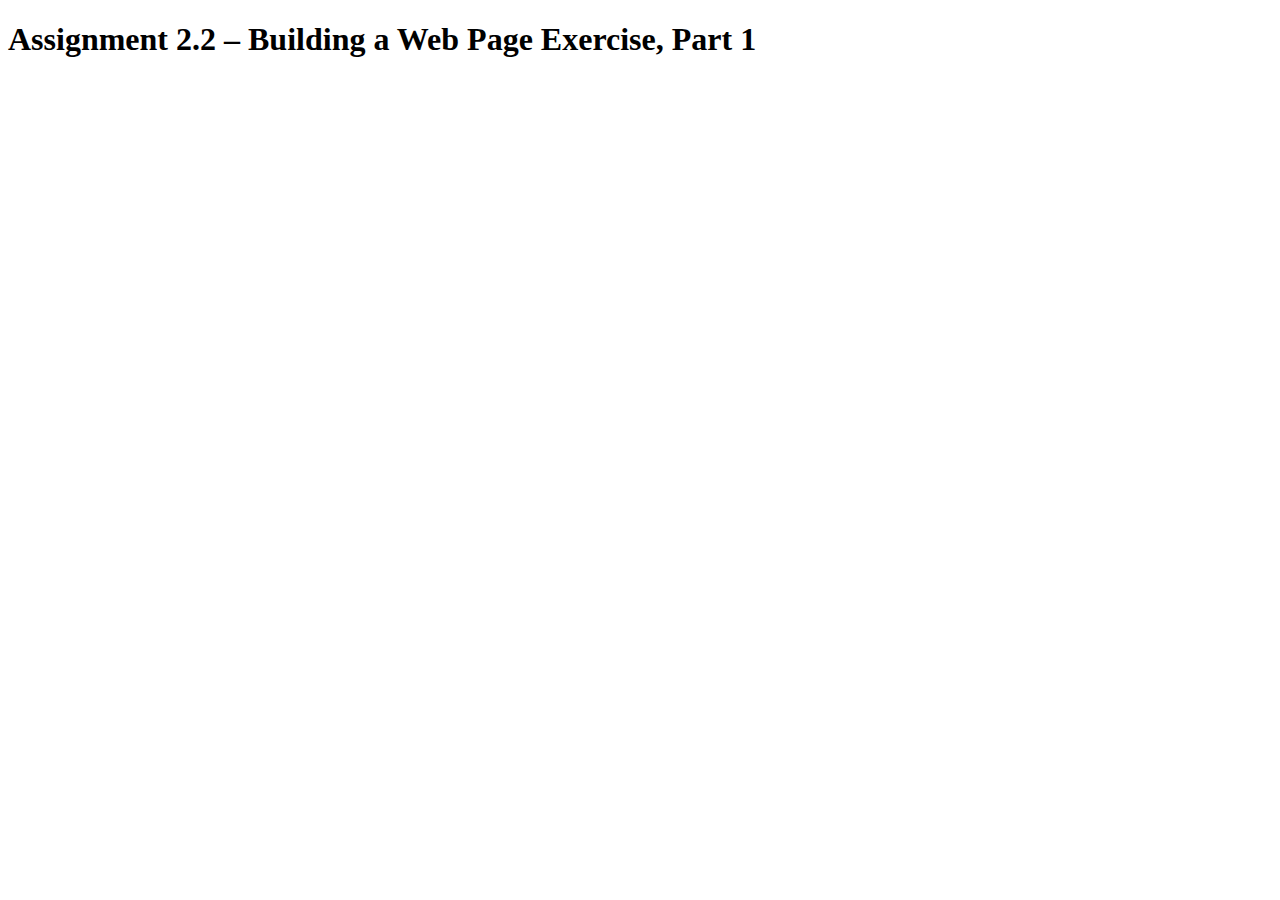
<file: module-2/Klein_EX1.html>
<!DOCTYPE html>
<html lang="en">
    <head>
        <title>CSD 340 Web Development with HTML and CSS</title>
    </head>
    <body>
        <h1>Assignment 2.2 – Building a Web Page Exercise, Part 1</h1>
    </body>
    
</html>
</file>
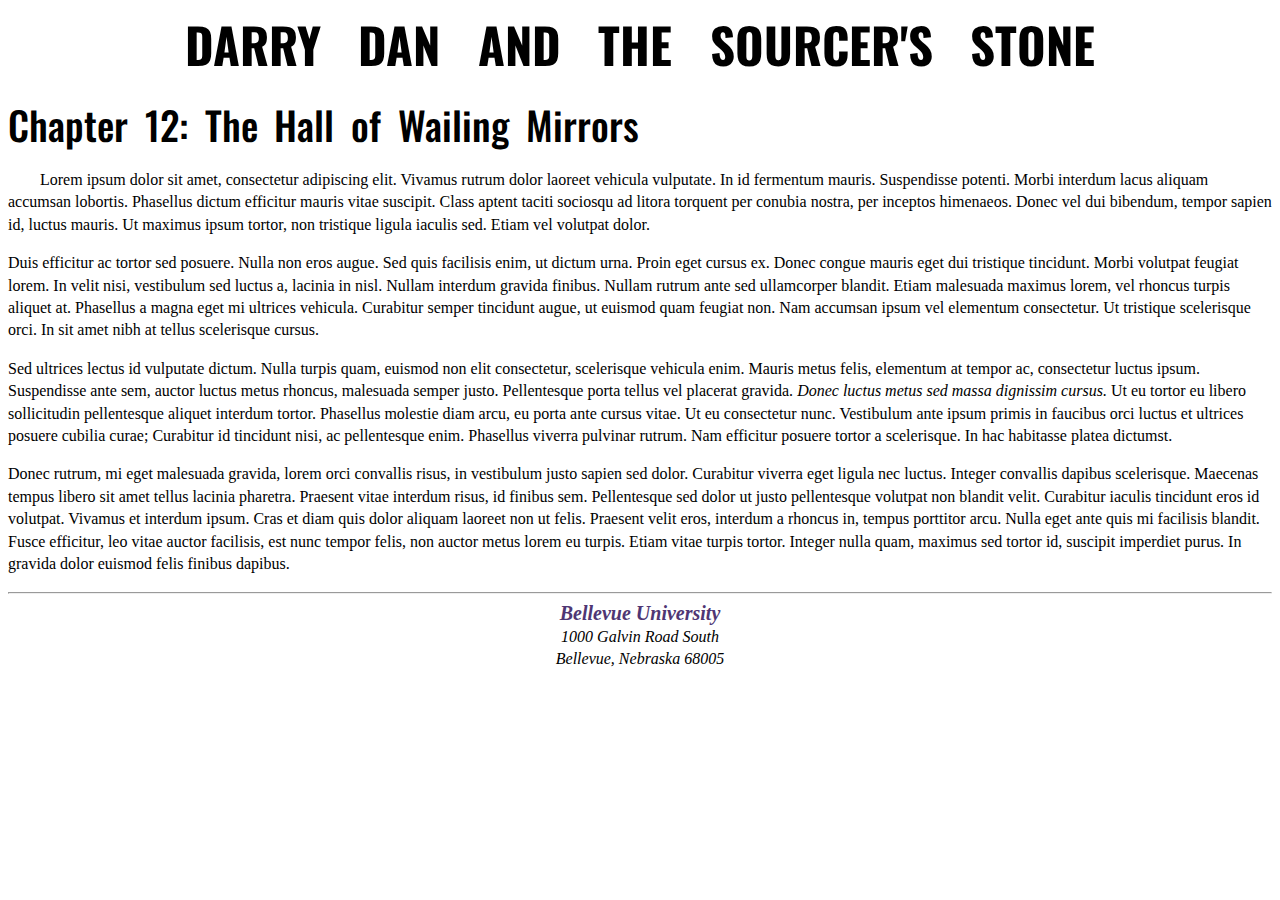
<file: module-3/Klein_EX2.html>
<!-- Abigail Klein-->
<!--Module 3 Assignment-->
<!--January 15, 2023-->

<!DOCTYPE html>
<html lang="en">
	<head>
		<!--Width = device width with an initial scale of 1.0-->
		<meta name ="viewport" content="width=device-width, initial-scale=1.0">

		<meta charset="UTF-8">

    <meta>

    <meta>

		<!-- CSS Files -->
		<link rel="stylesheet" href="Klein_EX2.css">

    <!--font family links-->
    <link rel="preconnect" href="https://fonts.googleapis.com">
    <link rel="preconnect" href="https://fonts.gstatic.com" crossorigin>
    <link href="https://fonts.googleapis.com/css2?family=Oswald:wght@300;500;700&family=Quattrocento:wght@400;700&display=swap" rel="stylesheet">


		<!-- Title of your web page -->
		<title>CSD 340 Development with HTML and CSS</title>

	</head>

	<body>
		<div id="container">
      <!-- Book Title-->
			<h1>Darry Dan and the Sourcer's Stone</h1>
      <!-- Chapter Title-->
      <h2>Chapter 12: The Hall of Wailing Mirrors</h2>
      <!-- Four Paragraphs-->
      <p class = "intro">Lorem ipsum dolor sit amet, consectetur adipiscing elit.
        Vivamus rutrum dolor laoreet vehicula vulputate. In id fermentum mauris.
        Suspendisse potenti. Morbi interdum lacus aliquam accumsan lobortis.
        Phasellus dictum efficitur mauris vitae suscipit. Class aptent taciti
        sociosqu ad litora torquent per conubia nostra, per inceptos himenaeos.
        Donec vel dui bibendum, tempor sapien id, luctus mauris. Ut maximus
        ipsum tortor, non tristique ligula iaculis sed. Etiam vel volutpat dolor.</p>

      <p>Duis efficitur ac tortor sed posuere. Nulla non eros
        augue. Sed quis facilisis enim, ut dictum urna. Proin eget cursus ex.
        Donec congue mauris eget dui tristique tincidunt. Morbi volutpat feugiat
        lorem. In velit nisi, vestibulum sed luctus a, lacinia in nisl. Nullam
        interdum gravida finibus. Nullam rutrum ante sed ullamcorper blandit.
        Etiam malesuada maximus lorem, vel rhoncus turpis aliquet at. Phasellus
        a magna eget mi ultrices vehicula. Curabitur semper tincidunt augue, ut
        euismod quam feugiat non. Nam accumsan ipsum vel elementum consectetur.
        Ut tristique scelerisque orci. In sit amet nibh at tellus scelerisque
        cursus. </p>

      <p>Sed ultrices lectus id vulputate dictum. Nulla turpis quam, euismod non
        elit consectetur, scelerisque vehicula enim. Mauris metus felis,
        elementum at tempor ac, consectetur luctus ipsum. Suspendisse ante sem,
        auctor luctus metus rhoncus, malesuada semper justo. Pellentesque porta
        tellus vel placerat gravida. <span class = "sentence">Donec luctus metus
        sed massa dignissim cursus.</span>
        Ut eu tortor eu libero sollicitudin pellentesque aliquet interdum tortor.
        Phasellus molestie diam arcu, eu porta ante cursus vitae. Ut eu consectetur
        nunc. Vestibulum ante ipsum primis in faucibus orci luctus et ultrices
        posuere cubilia curae; Curabitur id tincidunt nisi, ac pellentesque enim.
        Phasellus viverra pulvinar rutrum. Nam efficitur posuere tortor a scelerisque.
        In hac habitasse platea dictumst. </p>

      <p>Donec rutrum, mi eget malesuada gravida, lorem orci convallis risus,
        in vestibulum justo sapien sed dolor. Curabitur viverra eget ligula nec
        luctus. Integer convallis dapibus scelerisque. Maecenas tempus libero sit
        amet tellus lacinia pharetra. Praesent vitae interdum risus, id finibus
        sem. Pellentesque sed dolor ut justo pellentesque volutpat non blandit
        velit. Curabitur iaculis tincidunt eros id volutpat. Vivamus et interdum
        ipsum. Cras et diam quis dolor aliquam laoreet non ut felis. Praesent
        velit eros, interdum a rhoncus in, tempus porttitor arcu. Nulla eget ante
        quis mi facilisis blandit. Fusce efficitur, leo vitae auctor facilisis,
        est nunc tempor felis, non auctor metus lorem eu turpis. Etiam vitae
        turpis tortor. Integer nulla quam, maximus sed tortor id, suscipit
        imperdiet purus. In gravida dolor euismod felis finibus dapibus. </p>

      <hr>
      <!-- Bellevue Address-->
      <address>
        <a href = "https://www.bellevue.edu/" target="_blank">Bellevue University</a><br>
        1000 Galvin Road South <br>
        Bellevue, Nebraska 68005 <br>
      </address>

		</div>

		<!-- All HTML elements go here -->

	</body>

</html>
</file>
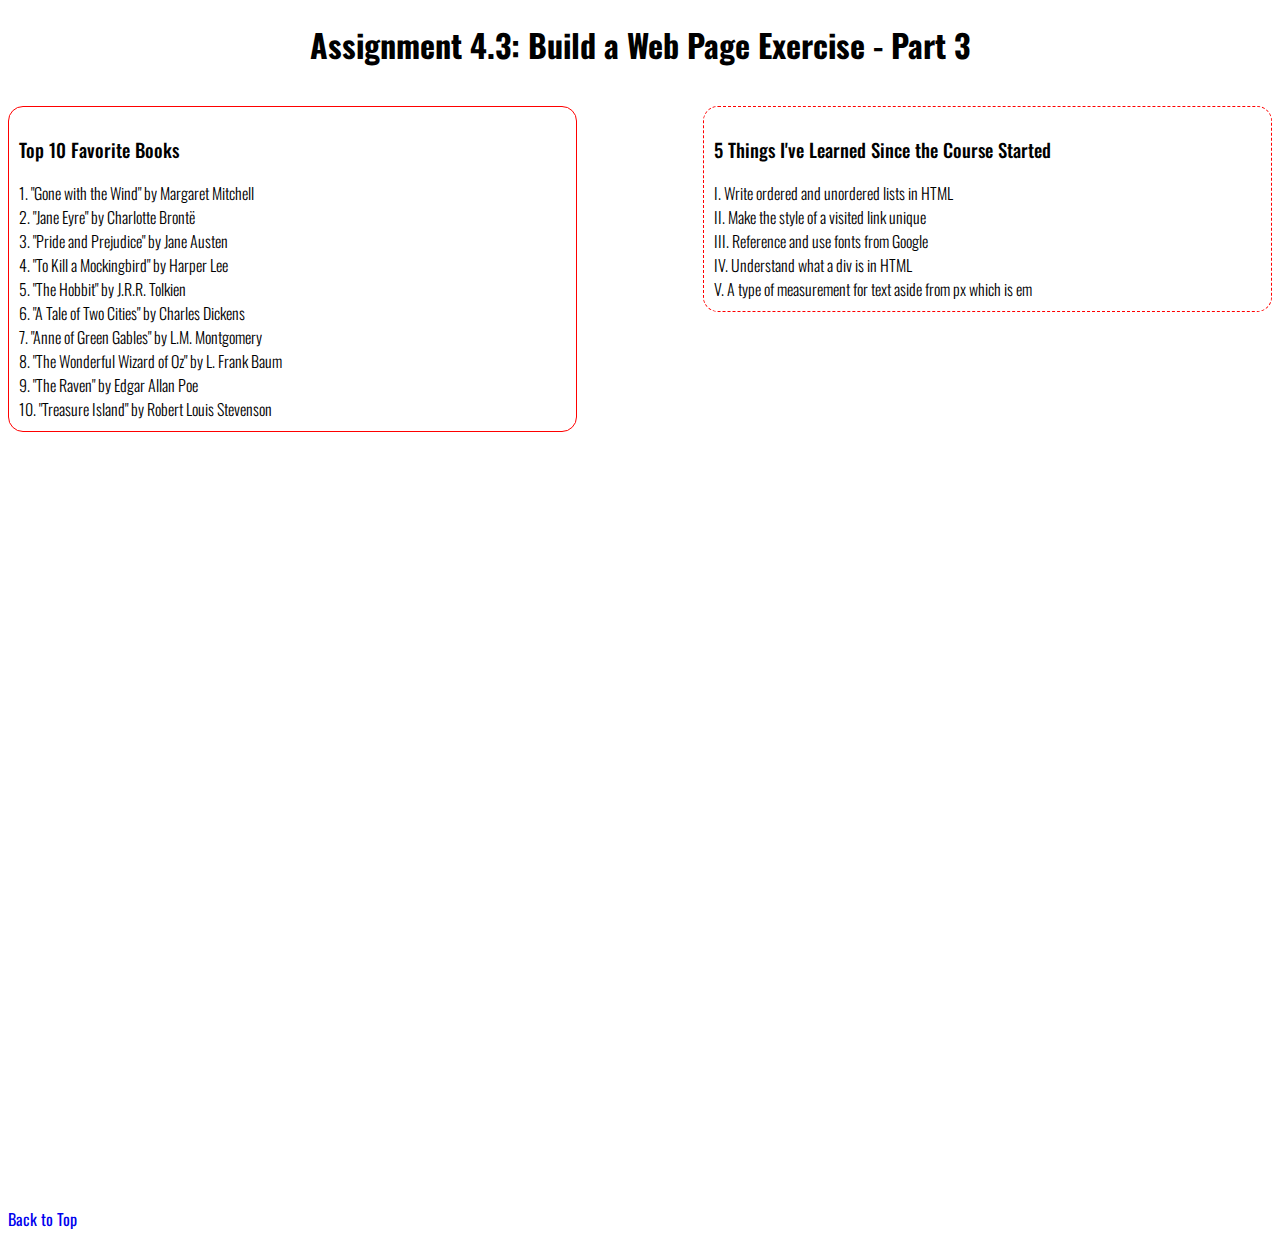
<file: module-4/Klein_EX3.html>
<!-- Abigail Klein-->
<!--Module 4.3 Assignment-->
<!--January 22, 2023-->

<!DOCTYPE html>
<html lang="en">
	<head>
		<!--Width = device width with an initial scale of 1.0-->
		<meta name ="viewport" content="width=device-width, initial-scale=1.0">

		<meta charset="UTF-8">

    <meta>

    <meta>

		<!-- CSS Files -->
		<link rel="stylesheet" href="Klein_EX3.css">

    <!--font family links-->
	<link rel="preconnect" href="https://fonts.googleapis.com">
	<link rel="preconnect" href="https://fonts.gstatic.com" crossorigin>
	<link href="https://fonts.googleapis.com/css2?family=Oswald:wght@300;400;500;700&display=swap" rel="stylesheet">

		<!-- Title of your web page -->
		<title>CSD 340 Web Development with HTML and CSS</title>

	</head>

	<body>
		<div id="container">
			<h1>Assignment 4.3: Build a Web Page Exercise - Part 3</h1>

			<div class = "left">
				<ol>
					<h3>Top 10 Favorite Books</h3>

					<li>"Gone with the Wind" by Margaret Mitchell</li>
					<li>"Jane Eyre" by Charlotte Brontë</li>
					<li>"Pride and Prejudice" by Jane Austen</li>
					<li>"To Kill a Mockingbird" by Harper Lee</li>
					<li>"The Hobbit" by J.R.R. Tolkien</li>
					<li>"A Tale of Two Cities" by Charles Dickens</li>
					<li>"Anne of Green Gables" by L.M. Montgomery</li>
					<li>"The Wonderful Wizard of Oz" by L. Frank Baum</li>
					<li>"The Raven" by Edgar Allan Poe</li>
					<li>"Treasure Island" by Robert Louis Stevenson</li>
				</ol>
			</div>

			<div class = "right">
				<ul>
					<h3>5 Things I've Learned Since the Course Started</h3>
					<li>Write ordered and unordered lists in HTML</li>
					<li>Make the style of a visited link unique</li>
					<li>Reference and use fonts from Google</li>
					<li>Understand what a div is in HTML</li>
					<li>A type of measurement for text aside from px which is em</li>
				</ul>
			</div>

			<div class="bottom">
				<a href="#" target="_blank"></a>
				<a href="#container">Back to Top</a>
			</div>

		</div>

		<!-- All HTML elements go here -->

	</body>

</html>
</file>
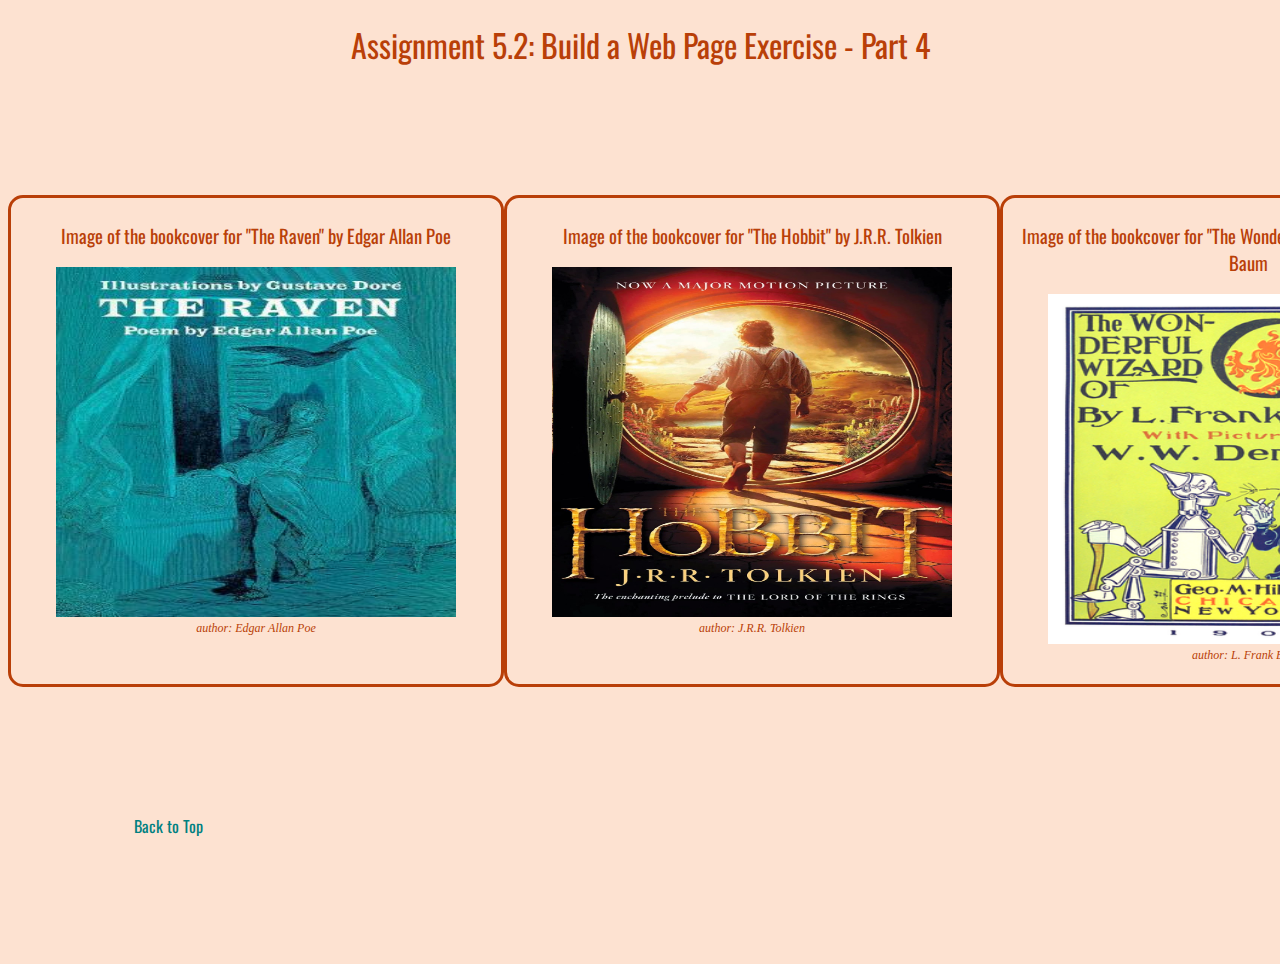
<file: module-5/Klein_EX4.html>
<!-- Abigail Klein-->
<!--Module 5 Assignment-->
<!--January 29, 2023-->

<!DOCTYPE html>
<html lang="en">
	<head>
		<!--Width = device width with an initial scale of 1.0-->
		<meta name ="viewport" content="width=device-width, initial-scale=1.0">

		<meta charset="UTF-8">

    <meta>

    <meta>

		<!-- CSS Files -->
		<link rel="stylesheet" href="Klein_EX4.css">

    <!--font family links-->
    <link rel="preconnect" href="https://fonts.googleapis.com">
    <link rel="preconnect" href="https://fonts.gstatic.com" crossorigin>
    <link href="https://fonts.googleapis.com/css2?family=Oswald:wght@300;500;700&family=Quattrocento:wght@400;700&display=swap" rel="stylesheet">


		<!-- Title of your web page -->
		<title>CSD 340 Web Development with HTML and CSS</title>

	</head>

	<body>
		<div id="container">
			<h1 id="top">Assignment 5.2: Build a Web Page Exercise - Part 4</h1>
      <div id="image-gallery">
				<div class="bookcover">
					<h3>Image of the bookcover for "The Raven" by Edgar Allan Poe</h3>
					<figure>
						<img src="images\Raven.jpg">
						<figcaption>author: Edgar Allan Poe</figcaption>
					</figure>
				</div>

				<div class="bookcover">
					<h3>Image of the bookcover for "The Hobbit" by J.R.R. Tolkien</h3>
					<figure>
						<img src="images\TheHobbit.jpg">
						<figcaption>author: J.R.R. Tolkien</figcaption>
					</figure>
				</div>

				<div class="bookcover">
					<h3>Image of the bookcover for "The Wonderful Wizard of Oz" by L. Frank Baum</h3>
					<figure>
						<img src="images\The_Wonderful_Wizard_of_Oz,_006.png">
						<figcaption>author: L. Frank Baum</figcaption>
					</figure>
				</div>
      </div>
			<div class="toTopLink">
				<a href="#top">Back to Top</a>
			</div>
		</div>

		<!-- All HTML elements go here -->

	</body>

</html>
</file>
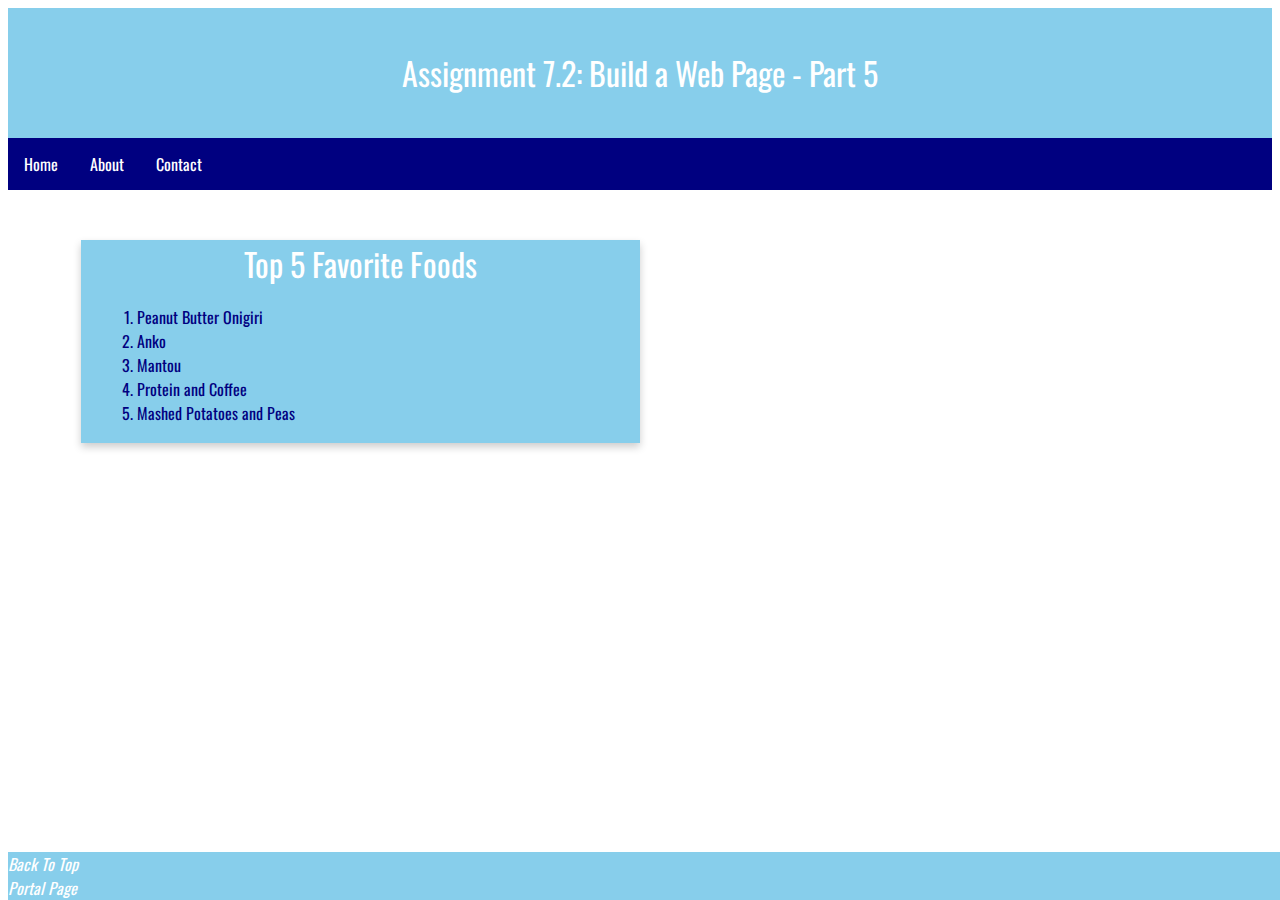
<file: module-7/Klein_Mod7_2.html>
<!-- Abigail Klein-->
<!--Module 7.2 Assignment-->
<!--February 3, 2023-->

<!DOCTYPE html>
<html lang="en">
	<head>
		<!--Width = device width with an initial scale of 1.0-->
		<meta name ="viewport" content="width=device-width, initial-scale=1.0">

		<meta charset="UTF-8">

		<!-- CSS Files -->
		<link rel="stylesheet" href="Klein_Mod7_2.css">

    <!--font family links-->
    <link rel="preconnect" href="https://fonts.googleapis.com">
    <link rel="preconnect" href="https://fonts.gstatic.com" crossorigin>
    <link href="https://fonts.googleapis.com/css2?family=Oswald:wght@300;500;700&family=Quattrocento:wght@400;700&display=swap" rel="stylesheet">


		<!-- Title of your web page -->
		<title>CSD 340 Web Development with HTML and CSS</title>

	</head>

	<body>
    <header>
      <h1>Assignment 7.2: Build a Web Page - Part 5</h1>
    </header>
    <div id="navbar">
      <a href="#">Home</a>
      <a href="#">About</a>
      <a href="#">Contact</a>
    </div>
    <div id="container">
      <div class="card">
        <div class="card-title">Top 5 Favorite Foods</div>
        <div class="card-content">
          <ol>
            <li><a target="_blank" href="https://www.elephantasticvegan.com/vegan-parmesan-crusted-peanut-butter-onigiri-japanese-rice-balls/">Peanut Butter Onigiri</a></li>
            <li><a target="_blank" href="https://www.allrecipes.com/recipe/238507/anko-sweet-red-bean-paste/">Anko</a></li>
            <li><a target="_blank" href="https://redhousespice.com/mantou-steamed-buns/">Mantou</a></li>
            <li><a target="_blank" href="https://www.healthline.com/nutrition/protein-for-coffee#benefits">Protein and Coffee</a></li>
            <li><a target="_blank" href="https://www.fivehearthome.com/smashed-potatoes-peas/">Mashed Potatoes and Peas</a></li>
          </ol>
        </div>
      </div>

    </div>
    <footer>
      <a href="#navbar">Back To Top</a>
      <br>
      <a target="_blank" href="..\\index.html">Portal Page</a>

    </footer>


		<!-- All HTML elements go here -->

	</body>

</html>
</file>
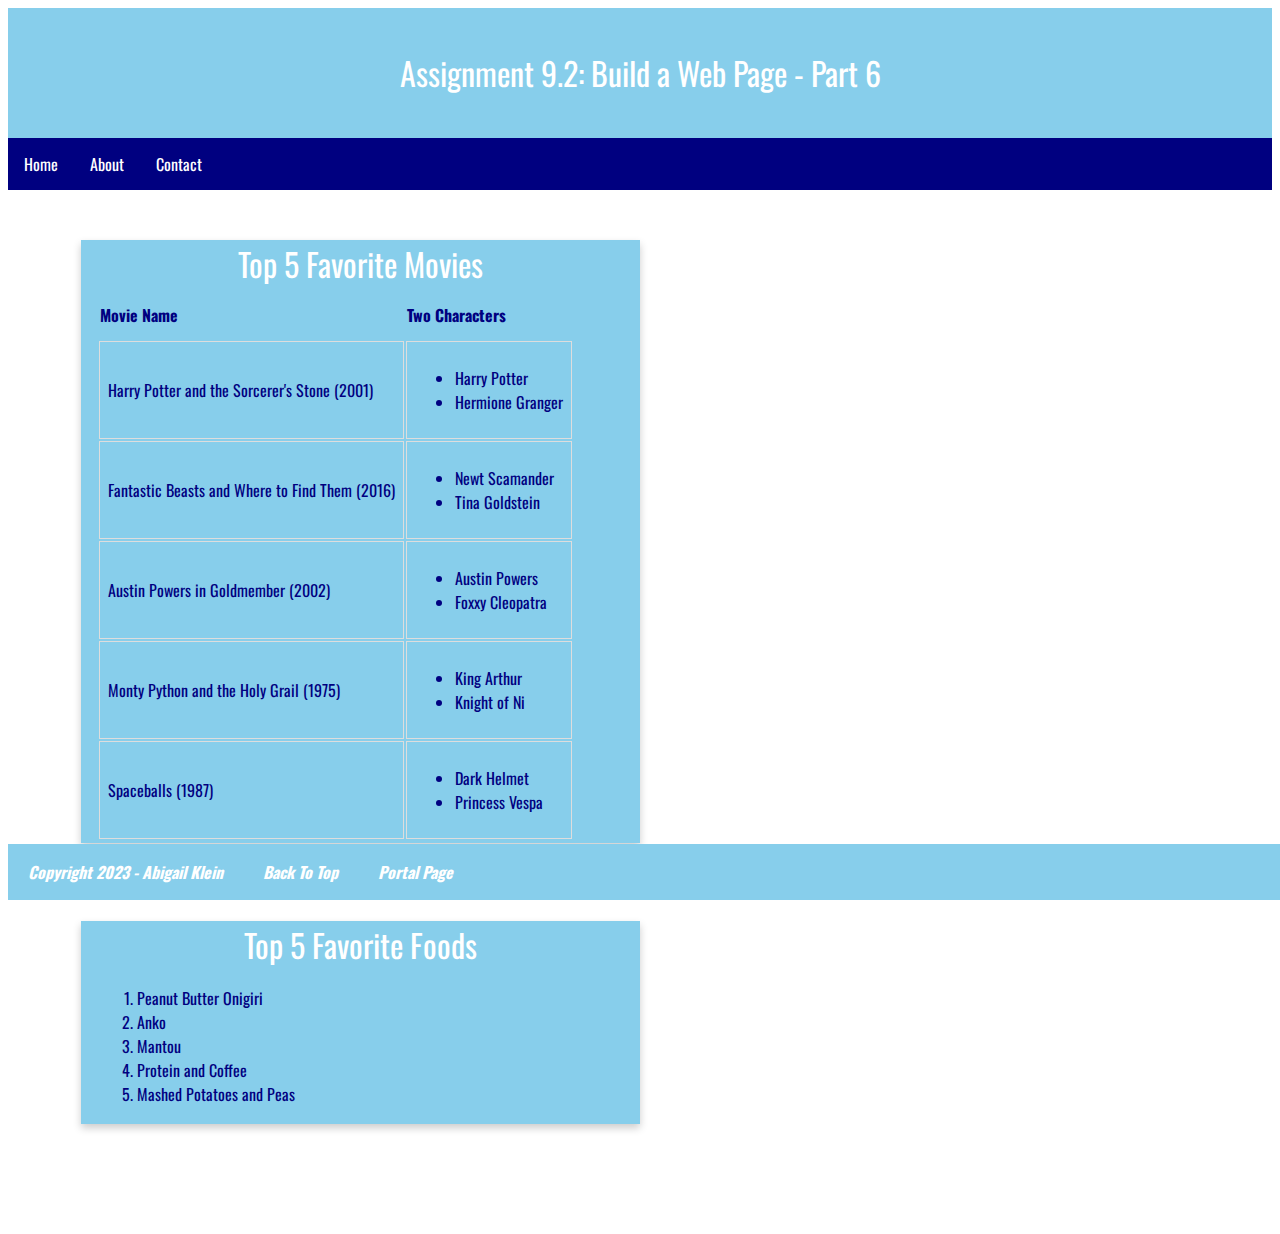
<file: module-9/Klein_EX6.html>
<!-- Abigail Klein-->
<!--Module 9.2 Assignment-->
<!--February 19, 2023-->

<!DOCTYPE html>
<html lang="en">
	<head>
		<!--Width = device width with an initial scale of 1.0-->
		<meta name ="viewport" content="width=device-width, initial-scale=1.0">

		<meta charset="UTF-8">

		<!-- CSS Files -->
		<link rel="stylesheet" href="Klein_EX6.css">

    <!--font family links-->
    <link rel="preconnect" href="https://fonts.googleapis.com">
    <link rel="preconnect" href="https://fonts.gstatic.com" crossorigin>
    <link href="https://fonts.googleapis.com/css2?family=Oswald:wght@300;500;700&family=Quattrocento:wght@400;700&display=swap" rel="stylesheet">


		<!-- Title of your web page -->
		<title>CSD 340 Web Development with HTML and CSS</title>

	</head>

	<body>
    <header>
      <h1 id="pageTitle">Assignment 9.2: Build a Web Page - Part 6</h1>
    </header>
    <div id="navbar">
      <a href="#">Home</a>
      <a href="#">About</a>
      <a href="#">Contact</a>
    </div>
    <div id="container">
			<div class="card">
        <div class="card-title">Top 5 Favorite Movies</div>
        <div class="card-content" id="movies">
					<table>
					  <tr>
					    <th>Movie Name</th>
					    <th>Two Characters</th>
					  </tr>
					  <tr>
					    <td>Harry Potter and the Sorcerer's Stone (2001)</td>
					    <td>
								<ul>
									<li>Harry Potter</li>
									<li>Hermione Granger</li>
								</ul>
							</td>
					  </tr>
					  <tr>
							<td>Fantastic Beasts and Where to Find Them (2016)</td>
 						 <td>
 							 <ul>
 								 <li>Newt Scamander</li>
 								 <li>Tina Goldstein</li>
 							 </ul>
 						 </td>
					  </tr>
						<tr>
						 <td>Austin Powers in Goldmember (2002)</td>
							<td>
								<ul>
									<li>Austin Powers</li>
									<li>Foxxy Cleopatra</li>
								</ul>
							</td>
					 </tr>
					 <tr>
						 <td>Monty Python and the Holy Grail (1975)</td>
						<td>
							<ul>
								<li>King Arthur</li>
								<li>Knight of Ni</li>
							</ul>
						</td>
					 </tr>
					 <tr>
						 <td>Spaceballs (1987)</td>
						<td>
							<ul>
								<li>Dark Helmet</li>
								<li>Princess Vespa</li>
							</ul>
						</td>
					 </tr>
					</table>
        </div>
      </div>

			<br>
			<br>

      <div class="card">
        <div class="card-title">Top 5 Favorite Foods</div>
        <div class="card-content">
          <ol>
            <li><a target="_blank" href="https://www.elephantasticvegan.com/vegan-parmesan-crusted-peanut-butter-onigiri-japanese-rice-balls/">Peanut Butter Onigiri</a></li>
            <li><a target="_blank" href="https://www.allrecipes.com/recipe/238507/anko-sweet-red-bean-paste/">Anko</a></li>
            <li><a target="_blank" href="https://redhousespice.com/mantou-steamed-buns/">Mantou</a></li>
            <li><a target="_blank" href="https://www.healthline.com/nutrition/protein-for-coffee#benefits">Protein and Coffee</a></li>
            <li><a target="_blank" href="https://www.fivehearthome.com/smashed-potatoes-peas/">Mashed Potatoes and Peas</a></li>
          </ol>
        </div>
      </div>

    </div>
    <footer>
			<p> Copyright 2023 - Abigail Klein</p>
			<p><a href="#pageTitle">Back To Top</a></p>
      <p><a target="_blank" href="..\\index.html">Portal Page</a></p>

    </footer>


		<!-- All HTML elements go here -->

	</body>

</html>
</file>
<file: site.css>
/*
  Abigail Klein
  Module 4.2 Assignment
  January 20, 2023
*/

/* All CSS styles go here */
@import url('https://fonts.googleapis.com/css2?family=Oswald:wght@300;500;700&family=Quattrocento:wght@400;700&display=swap');
html{
  box-sizing: border-box;
}
*,*:before, *:after{
  box-sizing: inherit;
}
img{
  max-width: 100%;
}

#container{
  margin-top: 50px;
  margin-left: 100px;
  margin-right: 100px;
}

body{
  font-family: Oswald, Verdana, Arial, sans-serif;
}

h1, h2, h3, h4{
  background-color: #3c275a;
  color: #fff;
  border: 1px solid #D6A800;
  padding: 10px;
}

/*address link*/
a:link{
  color: #453674;
  text-decoration: none;
}
a:hover{
  color: #4F3674;
  background-color: #D6A800;
}
a:visited{
  text-decoration: #3c275a;
}

/*sentence class*/
.sentence{
  font-style: italic;
}

/*intro class*/
.intro{
  text-indent: 2em;
}


/*new type of code to help with responsive design*/
/*In plain terms, it says "when the screen is a minium width, activate these style
rules." The rules follow inside of the curly brackets like any other CSS*/
@media screen and (min-width: 768px){


  }
@media screen and (min-width: 1024px){


  }
</file>
<file: bioSiteLand/bio_CSS.css>
/*
  Abigail Klein
  Module 12 Assignment
  March 3, 2023

  Color Scheme:
  #785E2A
  #FFD278
  #E3B559
  #1D4D96
  #5990E3

  Fonts:
  Inter
  Arimo
  IBM Plex Sans
*/

/* All CSS styles go here */
@import url('https://fonts.googleapis.com/css2?family=Arimo:ital,wght@0,400;0,500;0,600;0,700;1,400;1,500;1,600;1,700&family=IBM+Plex+Sans:ital,wght@0,300;0,400;0,500;0,600;0,700;1,300;1,400;1,500;1,600;1,700&family=Inter:wght@300;400;500;600;700&display=swap');

html{
  box-sizing: border-box;
  height: 100%;
  width:100%;
}
*,*:before, *:after{
  box-sizing: inherit;
}
img{
  max-width: 100%;
  max-height: 100%;
}

header{
  font-weight: 700;
  font-size: 150%;
  background-color: #5990E3;
  color: #1D4D96;
  border: 0;
  margin: 0;
  padding:10px;
  text-align: center;
}

h1{
  font-family: 'Inter', 'Arimo', 'IBM Plex Sans', sans-serif;
  font-weight: 700;
}

a{
  color: #785E2A;
  text-decoration: none;
}

a:hover{
  color: #E3B559;
  text-decoration: underline;
}

a:visited{
  text-decoration: none;
}
/*Home page*/
#background{
  position: relative;
  max-height: 300%;
  max-width: 300%;
  left: -100%;
}
.home-container{
  position: relative;
  text-align: center;
  height: 100%;
  width: 100%;
  overflow: hidden;

}
.overlay-img{
  position: absolute;
  top: 50%;
  left: 50%;
  transform: translate(-50%, -50%);
}
.dropdown{
  position: absolute;
  display: inline-block;
  color: white;
  top: 53%;
  left: 50%;
  transform: translate(-50%, -50%);
}
.drop-content{
  display: none;
  position: absolute;
  background-color: rgba(255, 0, 0, 0);
  min-width: 160px;
  padding: 12px 16px;
  z-index: 1;
  text-align: left;
  left: -38%;
}
.drop-content a{
  padding: 3px;
  display: list-item;
  list-style: none;
  color: rgba(255, 255, 255, 0.5);
  text-decoration: none;
}
.drop-content a:hover{
  color: rgba(255, 255, 255, 1.0);
}
.dropdown:hover .drop-content{
  display: block;
}


/*About Page*/
#container{
  display: flex;
  flex-direction: column;
  justify-content: center;
}

#navbar{
  position: sticky;
  margin: 0;
  padding: 0;
  border: 0;
  top: 0;
  background: white;
}

.flexi-1, .flexi-2,.flexi-3, .flexi-4, .flexi-5{
  /*color: blue;*/
  margin: 0 5%;
  padding-top: 30px;
}

.flexi-1, .flexi-3, .flexi-4{
  display: inline-block;
  flex-direction: row;
}
.flexi-1 .content, .flexi-3 .content{
  padding-left: 30px;
  width: 100%;
}
.flexi-2, .flexi-5{
  display: inline-block;
  flex-direction: row-reverse;
}
.flexi-2 .content, .flexi-5 .content{
  padding-right: 30px;
  width: 100%;
}
.image{
  width: 100%;
  /*background: blue;*/
  align-content: center;
}
.content{
  width: 50%;
  line-height: 30px;

}

/*Photos*/
#profileP{
  border-radius: 50%;
  max-height: 90%;
  max-width: 90%;
}
#UWP{
  max-height: 90%;
  max-width: 90%;
}
#work{
  border-radius: 50%;
}
#guitar{
}
#FAA{
  width: 75%;
  height: auto;
}
#FPV{
}
#mini{
}

body{
  margin: 0;
  border: 0;
  padding: 0;
  height: 100%;
  width: 100%;
  font-family: Inter, Arimo, 'IBM Plex Sans', sans-serif;
}

/*Footer*/
footer{
  font-weight: 400;
  background-color: #E3B559;
  position: absolute;
  width: 100%;
}
footer p{
  font-weight: bold;
  float: right;
  padding-right: 10px;
}
footer a{
  text-decoration: none;
  color: white;
}
footer a:hover{
  color: #785E2A;
  text-decoration: underline;
}
.grid{
  display: inline-grid;
  grid-template-columns: auto auto;
  padding: 20px;
  padding-left: 60px;
  grid-gap: 10px;
  column-gap: 50px;
}


/*address link*/
#navbar a{
  float: left;
  display: block;
  color: #E3B559;
  text-align: center;
  padding: 14px 16px;
  text-decoration: none;
}
#navbar a:hover{
  background-color: #FFD278;
  color: #785E2A;
}

/*new type of code to help with responsive design*/
/*In plain terms, it says "when the screen is a minium width, activate these style
rules." The rules follow inside of the curly brackets like any other CSS*/
@media screen and (min-width: 768px){
  /*Home Page*/
  #background{
    left: -70%;
  }
    .dropdown{
      position: absolute;
      display: inline-block;
      color: white;
      top: 54.5%;
      left: 50%;
      transform: translate(-50%, -50%);
      font-size: 1.3em;
    }

    .flexi-1, .flexi-2, .flexi-3, .flexi-4, .flexi-5{
      display: flex;
    }

  }
@media screen and (min-width: 1024px){
    .dropdown{
      position: absolute;
      display: inline-block;
      color: white;
      top: 56%;
      left: 50%;
      transform: translate(-50%, -50%);
      font-size: 1.5em;
    }
    #background{
      height: 100%;
      width: 100%;
      left: 0;
    }

  }
</file>
<file: module-12/Klein_Assignment_12.css>
/*
  Abigail Klein
  Module 12 Assignment MyBio
  March 4, 2023
*/

/* All CSS styles go here */
@import url('https://fonts.googleapis.com/css2?family=Oswald:wght@300;500;700&family=Quattrocento:wght@400;700&display=swap');
html{
  font-family: 'Oswald', Verdana, Arial, sans-serif;
  box-sizing: border-box;
  background: linear-gradient(to right,#e5d2b7, #b89c82);
}
*,*:before, *:after{
  box-sizing: inherit;
}
h1, h2, h3{
  text-align: center;
  font-weight: 400;
  color: #fbf6cb;
}
h2{
  text-align: left;
  color: #212013;
}
h3{
  font-size: 25px;
  color: #45301399;
  font-weight: 200;
}
p{
  font-weight: 300;
  color: #45301399;
}


/*Profile Section*/
.profile{
  font-size: 40px;
}
#profPic{
  left: 30%;
  max-width: 40%;
  position: relative;
  box-shadow: 0 5px 5px 0 #45301399;
  border-radius: 50%;
}

/*#hobbies and #experiences*/
.section{
  display: grid;
  grid-template-rows: auto auto auto;
  grid-row-gap: 0;
}
.sectionHead{
  bottom: 0;
  margin-left: 5%;
}
.sectionHead h2{
  color: #9f6c40;
  font-size: 60px;
}
#hobbies, #experiences{
  display: grid;
  grid-template-columns: auto auto auto;
  grid-template-rows: auto;
}
.card{
  border: solid #e5d2b7;
  border-radius: 15px;
  padding: 5px;
  margin: 0px 10px;
}
.card:hover{
  background: #fbf6cb40;
}
.card:hover p{
  color: #453013;
}
.card:hover h3{
  font-weight: 700;
}

/*Images*/
img{
  max-width: 100%;
}
figcaption{
  color: #45301399;
  font-style: italic;
  font-size: 0.75em;
}

/*Contact Form*/
.contact{
  margin: 10%;
  border-radius: 15px;
  background: #fbf6cb99;
}

.contact h3{
  color: #453013;
  font-weight: 400;
}
form{
  margin: 10%;
  font-weight: 300;
  color: #453013;
}
input[type=text], select {
  width: 100%;
  padding: 12px 20px;
  margin: 8px 0;
  display: inline-block;
  border: 1px solid #ccc;
  border-radius: 4px;
  box-sizing: border-box;
}
input[type=submit] {
  width: 100%;
  background-color: #453013;
  color: white;
  padding: 14px 20px;
  margin: 8px 0;
  border: none;
  border-radius: 4px;
  cursor: pointer;
}
input[type=submit]:hover {
  background-color: #fbf6cb;
  color: #453013;
}


/*Navigation*/
.toTopLink{
  margin: 10%;
  text-align: left;
}

/*address link*/
a:link{
  text-decoration: none;
  color: teal;
  font-weight: 400;
  font-family: 'Oswald', Verdana, Arial, sans-serif;
}
a:visited{
  text-decoration: none;
  color: teal;
  opacity: 55%;
}
a:hover{
  text-decoration: underline;
}


/*new type of code to help with responsive design*/
/*In plain terms, it says "when the screen is a minium width, activate these style
rules." The rules follow inside of the curly brackets like any other CSS*/
@media screen and (min-width: 768px){


  }
@media screen and (min-width: 1024px){


  }

/*References
https://www.w3schools.com/css/css_form.asp
https://stackoverflow.com/questions/32408997/changing-color-of-text-in-div-on-hover-css
*/
</file>
<file: module-3/Klein_EX2.css>
/*
  Abigail Klein
  Module 3 Assignment
  January 15, 2023
*/

/* All CSS styles go here */
@import url('https://fonts.googleapis.com/css2?family=Oswald:wght@300;500;700&family=Quattrocento:wght@400;700&display=swap');
html{
  box-sizing: border-box;
}
*,*:before, *:after{
  box-sizing: inherit;
}
img{
  max-width: 100%;
}

body{
  font-size: 16px;
}

p{
  font-weight: 400;
  font-family: 'Quattrocento', Georgia, "Times New Roman" serif;
  line-height: 1.4em;
}

h1{
  font-weight: 700;
  font-size: 3.052em;
  word-spacing: 0.5em;
  margin: 0;
  text-align: center;
  text-transform: uppercase;
  font-family: 'Oswald', Verdana, Arial, sans-serif;
}

h2{
  font-weight: 500;
  font-size: 2.441em;
  word-spacing: 0.2em;
  margin: 0;
  text-align: left;
  padding-top: 15px;
  font-family: 'Oswald', Verdana, Arial, sans-serif;
}

address{
  line-height: 1.4em;
  text-align: center;
  font-family: 'Quattrocento', Georgia, "Times New Roman" serif;
}

/*address link*/
a:link{
  font-weight: bold;
  font-size: 1.25em;
  color: #4F3674;
  text-decoration: none;
}
a:visited{
  text-decoration: line-through;
  color: forestgreen;
}
a:hover{
  text-decoration: underline;
  background-color: #D6A800;
}


/*sentence class*/
.sentence{
  font-style: italic;
}

/*intro class*/
.intro{
  text-indent: 2em;
}


/*new type of code to help with responsive design*/
/*In plain terms, it says "when the screen is a minium width, activate these style
rules." The rules follow inside of the curly brackets like any other CSS*/
@media screen and (min-width: 768px){


  }
@media screen and (min-width: 1024px){


  }
}
</file>
<file: module-4/Klein_EX3.css>
/*
  Abigail Klein
  Module 4.3 Assignment
  January 22, 2023
*/

/* All CSS styles go here */
@import url('https://fonts.googleapis.com/css2?family=Oswald:wght@300;400;500;700&display=swap');
html{
  box-sizing: border-box;
}
*,*:before, *:after{
  box-sizing: inherit;
}
img{
  max-width: 100%;
}

body{

}


h1{
  text-align: center;
  font-family: Oswald, Verdana, Arial, sans-sans-serif;
}

h3{
  font-weight: 500;
}

ol{
  border: 1px solid red;
  border-radius: 15px;

  padding: 10px;
  list-style-position: inside;
}

ul{
  border: 1px dashed red;
  border-radius: 15px;

  padding: 10px;
  list-style: upper-roman;
  list-style-position: inside;
}

li{
  font-weight: 300;
}


.left{
  float: left;
  width: 45%;
  font-family: Oswald, Verdana, Arial, sans-sans-serif;
}
.right{
  float: right;
  width: 45%;
  font-family: Oswald, Verdana, Arial, sans-sans-serif;
}
.bottom{
  width: 100%;
  margin-top: 60%;
  margin-bottom: 20px;
  float: right;
}


/*address link*/
a:link{
  font-family: Oswald, Verdana, Arial, sans-sans-serif;
  text-decoration: none;
}
a:visited{

}
a:hover{
  text-decoration: underline;
}


/*sentence class*/
.sentence{
  font-style: italic;
}

/*intro class*/
.intro{
  text-indent: 2em;
}


/*new type of code to help with responsive design*/
/*In plain terms, it says "when the screen is a minium width, activate these style
rules." The rules follow inside of the curly brackets like any other CSS*/
@media screen and (min-width: 768px){


  }
@media screen and (min-width: 1024px){


  }
}
</file>
<file: module-5/Klein_EX4.css>
/*
  Abigail Klein
  Module 5 Assignment
  January 29, 2023
*/

/* All CSS styles go here */
@import url('https://fonts.googleapis.com/css2?family=Oswald:wght@300;500;700&family=Quattrocento:wght@400;700&display=swap');
html{
  box-sizing: border-box;
  background-color: rgba(247, 112, 24, 0.2);
}
*,*:before, *:after{
  box-sizing: inherit;
}

.bookcover{
  border: solid rgb(185, 63, 8);
  border-radius: 15px;
  padding: 5px;
}

h1, h3{
  text-align: center;
  font-weight: 400;
  font-family: 'Oswald', Verdana, Arial, sans-serif;
  color: rgba(185, 63, 8, 1.0);
}

figcaption{
  color: rgba(185, 63, 8, 1.0);
  font-style: italic;
  font-size: 0.75em;
}
figure{
  text-align: center;
}
#image-gallery{
  display: grid;
  grid-template-columns: auto auto auto;
  grid-template-rows: auto;
  margin-top: 10%;
}
img{
  width: 400px;
  height: 350px;
}

.toTopLink{
  margin: 10%;
  text-align: left;
}

/*address link*/
a:link{
  text-decoration: none;
  color: teal;
  font-weight: 400;
  font-family: 'Oswald', Verdana, Arial, sans-serif;
}
a:visited{
  text-decoration: none;
  color: teal;
  opacity: 55%;
}
a:hover{
  text-decoration: underline;
}


/*new type of code to help with responsive design*/
/*In plain terms, it says "when the screen is a minium width, activate these style
rules." The rules follow inside of the curly brackets like any other CSS*/
@media screen and (min-width: 768px){


  }
@media screen and (min-width: 1024px){


  }
}
</file>
<file: module-7/Klein_Mod7_2.css>
/*
  Abigail Klein
  Module 7.2 Assignment
  February 3, 2023
*/

/* All CSS styles go here */
@import url('https://fonts.googleapis.com/css2?family=Oswald:wght@300;500;700&family=Quattrocento:wght@400;700&display=swap');
html{
  box-sizing: border-box;
}
*,*:before, *:after{
  box-sizing: inherit;
}
img{
  max-width: 100%;
}

header{
  background-color: skyblue;
  color: white;
  padding: 20px;
  text-align: center;
}

h1{
  font-weight: 400;
}

.card{
  box-shadow: 0 4px 8px 0 rgba(0, 0, 0, 0.2);
  transition: 0.3s;
  width: 50%;
  background-color: skyblue;
}
.card:hover{
  box-shadow: 0 8px 16px 0 rgba(0, 0, 0, 0.2);
}
.card-title{
  text-align: center;
  font-size: 2em;
  color: white;
  font-weight: 400;
}
.card-content{
  padding: 2px 16px;
}

ol, ol a{
  text-decoration: none;
  color: navy;
}

ol a:hover{
  text-decoration: underline;
  color: white;
}

ol a:visited{
  color: rgb(70, 108, 243);
}

#container{
  margin-top: 2%;
  margin-left: 5%;
  margin-right: 5%;
  padding: 10px;
}

#navbar{
  overflow: hidden;
  background: navy;
  border-bottom: solid 15px white;
}


body{
  font-family: Oswald, Verdana, Arial, sans-serif;
}

footer{
  float: right;
  padding-right: 10px;
  font-weight: 400;
  font-style: italic;
  background-color: skyblue;
  position: absolute;
  bottom: 0;
  width: 100%;
}
footer p{
  color: white;
  font-weight: bold;
  float: right;
  padding-right: 10px;
  font-style: italic;
}
footer a{
  text-decoration: none;
  color: white;
}
footer a:hover{
  text-decoration: underline;
}

/*address link*/
#navbar a{
  float: left;
  display: block;
  color: white;
  text-align: center;
  padding: 14px 16px;
  text-decoration: none;
}
#navbar a:hover{
  background-color: blue;
  color: skyblue;
}

/*new type of code to help with responsive design*/
/*In plain terms, it says "when the screen is a minium width, activate these style
rules." The rules follow inside of the curly brackets like any other CSS*/
@media screen and (min-width: 768px){


  }
@media screen and (min-width: 1024px){


  }
</file>
<file: module-9/Klein_EX6.css>
/*
  Abigail Klein
  Module 7.2 Assignment
  February 3, 2023
*/

/* All CSS styles go here */
@import url('https://fonts.googleapis.com/css2?family=Oswald:wght@300;500;700&family=Quattrocento:wght@400;700&display=swap');
html{
  box-sizing: border-box;
}
*,*:before, *:after{
  box-sizing: inherit;
}
img{
  max-width: 100%;
}

header{
  background-color: skyblue;
  color: white;
  padding: 20px;
  text-align: center;
}

h1{
  font-weight: 400;
}

.card{
  box-shadow: 0 4px 8px 0 rgba(0, 0, 0, 0.2);
  transition: 0.3s;
  width: 50%;
  background-color: skyblue;
}
.card:hover{
  box-shadow: 0 8px 16px 0 rgba(0, 0, 0, 0.2);
}
.card-title{
  text-align: center;
  font-size: 2em;
  color: white;
  font-weight: 400;
}
.card-content{
  overflow: scroll;
  padding: 2px 16px;
}

ol, ol a{
  text-decoration: none;
  color: navy;
}

ol a:hover{
  text-decoration: underline;
  color: white;
}

ol a:visited{
  color: rgb(70, 108, 243);
}

#container{
  /* top | right | bottom | left */
  margin: 2% 5% 100px 5%;
  padding: 10px;
}

#navbar{
  overflow: hidden;
  background: navy;
  border-bottom: solid 15px white;
}
#movies{
  border-collapse: collapse;
  width: 100%;
  margin-bottom: 30px;
  color: navy;
}

#movies th{
  padding-top: 12px;
  padding-bottom: 12px;
  text-align: left;
}

#movies td{
  border: 1px solid #ddd;
  padding: 8px;
}


body{
  font-family: Oswald, Verdana, Arial, sans-serif;
}

footer{
  padding-right: 10px;
  font-weight: 400;
  font-style: italic;
  background-color: skyblue;
  position: fixed;
  bottom: 0;
  width: 100%;
  display: flex;
  align-items: center;
}
footer p{
  color: white;
  font-weight: bold;
  padding-right: 10px;
  font-style: italic;
  padding: 0 20px;
  left: 0;
}
footer a{
  text-decoration: none;
  color: white;
}
footer a:hover{
  text-decoration: underline;
}

/*address link*/
#navbar a{
  float: left;
  display: block;
  color: white;
  text-align: center;
  padding: 14px 16px;
  text-decoration: none;
}
#navbar a:hover{
  background-color: blue;
  color: skyblue;
}

/*new type of code to help with responsive design*/
/*In plain terms, it says "when the screen is a minium width, activate these style
rules." The rules follow inside of the curly brackets like any other CSS*/
@media screen and (min-width: 768px){


  }
@media screen and (min-width: 1024px){


  }
</file>
